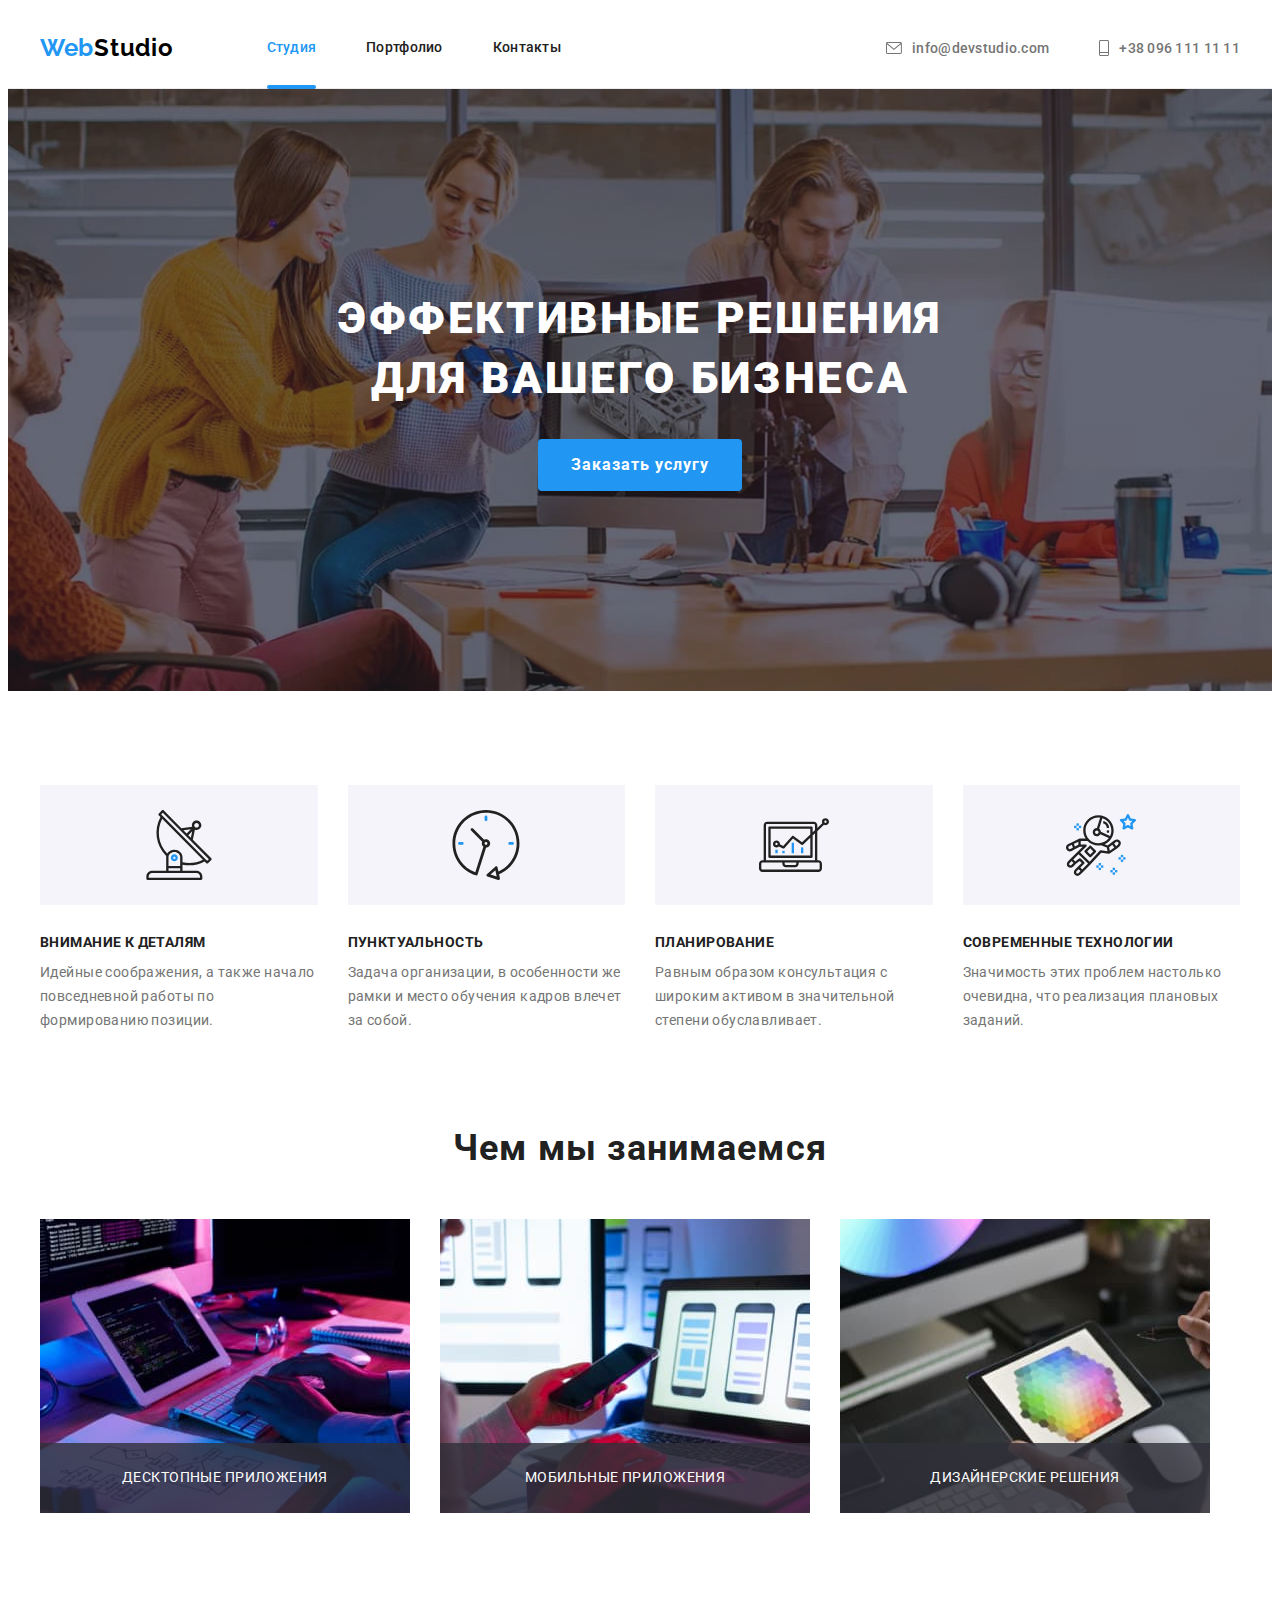
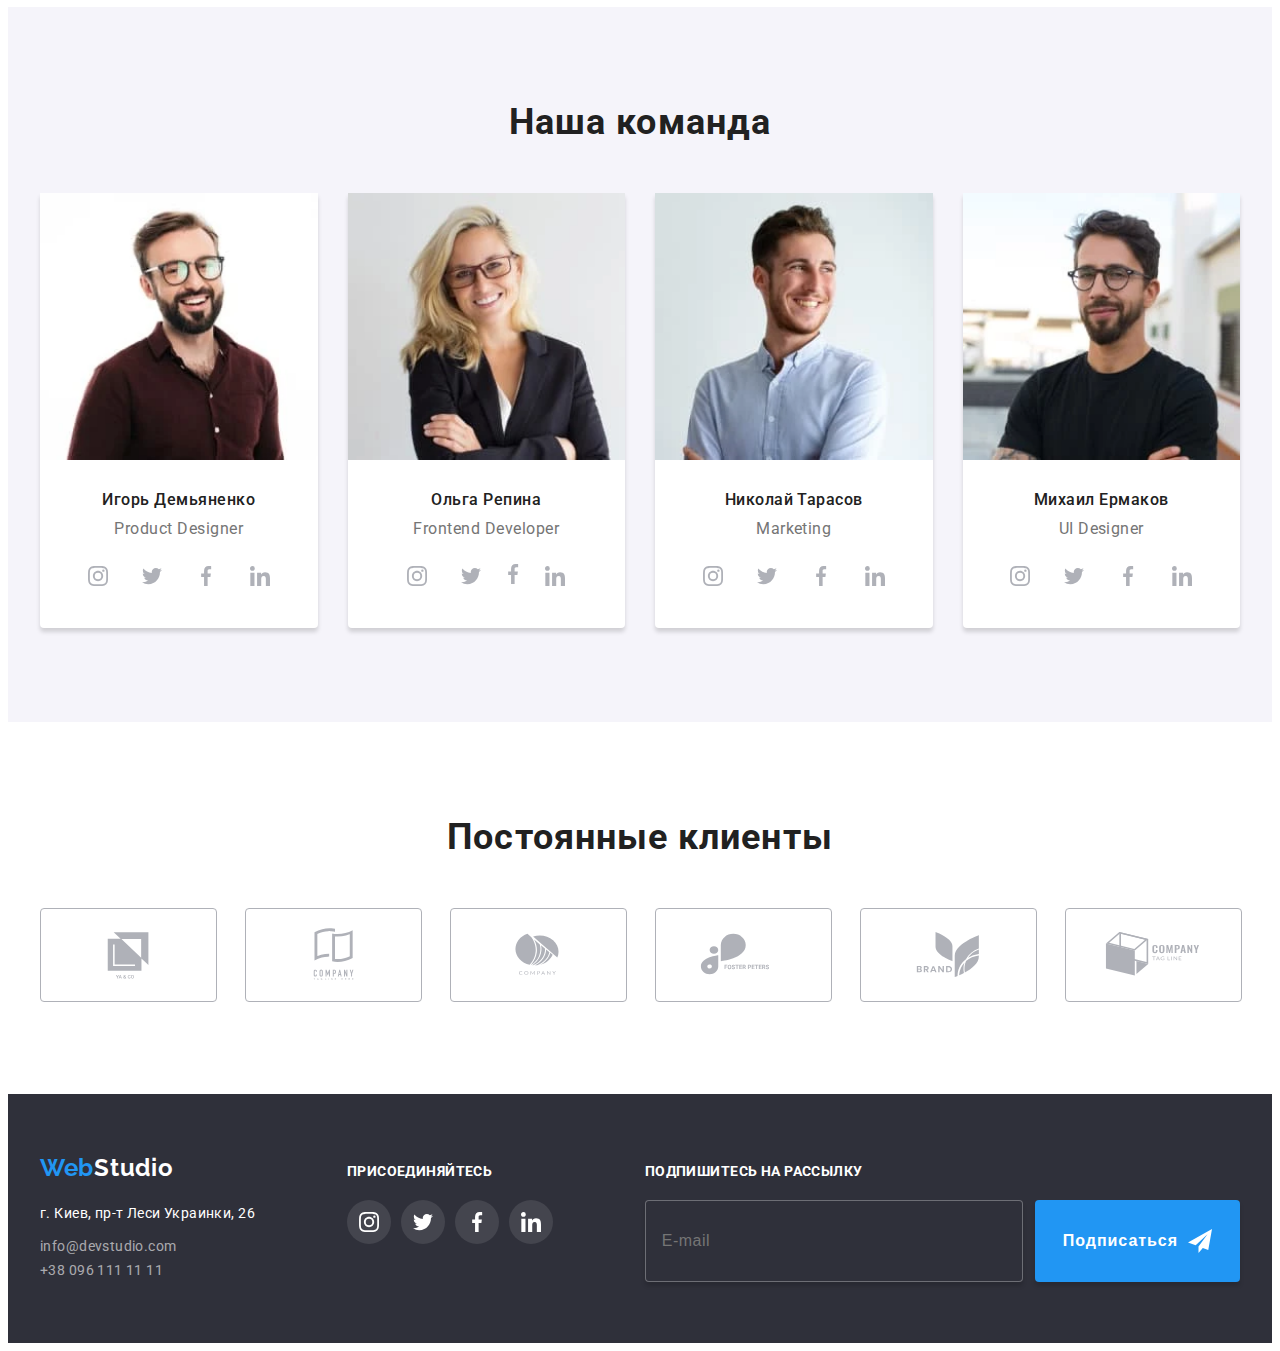
<file: index.html>
<!DOCTYPE html>
<html lang="en">
  <head>
    <meta charset="UTF-8" />
    <meta http-equiv="X-UA-Compatible" content="IE=edge" />
    <meta name="viewport" content="width=device-width, initial-scale=1.0" />
    <title>Студия</title>
    <link rel="preconnect" href="https://fonts.googleapis.com" />
    <link rel="preconnect" href="https://fonts.gstatic.com" crossorigin />
    <link
      href="https://fonts.googleapis.com/css2?family=Raleway:wght@700&family=Roboto:wght@400;500;700;900&display=swap"
      rel="stylesheet"
    />
    <link
      rel="stylesheet"
      href="https://cdnjs.cloudflare.com/ajax/libs/modern-normalize/1.1.0/modern-normalize.min.css"
      integrity="sha512-wpPYUAdjBVSE4KJnH1VR1HeZfpl1ub8YT/NKx4PuQ5NmX2tKuGu6U/JRp5y+Y8XG2tV+wKQpNHVUX03MfMFn9Q=="
      crossorigin="anonymous"
      referrerpolicy="no-referrer"
    />

    <!-- <link rel="stylesheet" href="./css/styles.css" /> -->
    <link rel="stylesheet" href="./css/main.min.css" />
  </head>
  <body>
    <header class="header">
      <div class="container header__container">
        <nav class="navigation">
          <a class="logo" href="./index.html" lang="en">
            Web<span class="logo__name">Studio</span></a
          >

          <ul class="navigation-list">
            <li class="navigation-list__item">
              <a class="navigation-list__link navigation-list__link--activ" href="./index.html"
                >Студия</a
              >
            </li>
            <li class="navigation-list__item">
              <a class="navigation-list__link" href="./portfolio.html">Портфолио</a>
            </li>
            <li class="navigation-list__item">
              <a class="navigation-list__link" href="./index.html">Контакты</a>
            </li>
          </ul>
        </nav>

        <!-- Mobile menu -->
        <button class="mobile__button js-open-menu" aria-expanded="false" aria-controls="mobile-menu">
          <svg class="mobile-icon" width="40" height="40" aria-label="Переключатель мобильного меню">
            <use href="./images/sprite.svg#icon-menu-mobile"></use>
          </svg>
        </button>
        <div class="backdrop-moby js-menu-container" id="mobile-menu">
          <div class="mobile-menu">
            <button class="mobile-btn js-close-menu">
              <svg class="mobile-close" viewbox="0 0 320 512" width="40" height="40" aria-label="Переключатель мобильного меню">
                <use href="./images/sprite.svg#icon-close-mobile"></use>
              </svg>
            </button>
            <ul class="mobile-menu__nav">
              <li class="mobile-menu__item">
                <a class="mobile-menu__link mobile-menu__link--activ" href="./index.html">Студия
                </a>
              </li>
              <li class="mobile-menu__item">
                <a class="mobile-menu__link" href="./portfolio.html">Портфолио</a>
              </li>
              <li class="mobile-menu__item">
                <a class="mobile-menu__link" href="">Контакты</a>
              </li>
            </ul>
            <ul class="mobile-menu__contacts">
              <li class="mobile-menu__item">
                <a class="mobile-menu__link tel-link" href="tel:+380961111111">+38 096 111 11 11</a>
              </li>
              <li class="mobile-menu__item">
                <a class="mobile-menu__link mail-link" href="mailto:info@devstudio.com"
                  >info@devstudio.com</a
                >
              </li>
            </ul>
            <ul class="mobile-socials">
              <li class="mobile-socials__item">
                <a class="mobile-socials__link" href="">Instagram</a>
              </li>
              <li class="mobile-socials__item">
                <a class="mobile-socials__link" href="">Twitter</a>
              </li>
              <li class="mobile-socials__item">
                <a class="mobile-socials__link" href="">Facebook</a>
              </li>
              <li class="mobile-socials__item">
                <a class="mobile-socials__link" href="">LinkedIn</a>
              </li>
            </ul>
          </div>
        </div>

        <ul class="contact">
          <li class="contact__item">
            <a class="contact__link" href="mailto:info@devstudio.com">
              <svg class="contact__mail" width="16" height="12">
                <use href="./images/sprite.svg#icon-mail"></use>
              </svg>
              info@devstudio.com</a
            >
          </li>
          <li class="contact__item">
            <a class="contact__link" href="tel:+380961111111">
              <svg class="contact__phone" width="10" height="16">
                <use href="./images/sprite.svg#icon-phone"></use>
              </svg>
              +38 096 111 11 11</a
            >
          </li>
        </ul>
      </div>
    </header>

    <main>
      <!--Герой-->
      <section class="hero">
        <h1 class="hero__title">Эффективные решения для вашего бизнеса</h1>
        <button class="hero__button" type="button" data-modal-open>Заказать услугу</button>
        <div class="backdrop is-hidden" data-modal>
          <div class="modal-wrapper">
            <button class="modal-btn" type="button" data-modal-close>
              <svg class="icon-close" viewbox="0 0 320 512" width="18" height="18">
                <use href="./images/sprite.svg#icon-close-black"></use>
              </svg>
            </button>

            <div class="contact-form">
              <b class="contact-form__title">Оставьте свои данные, мы вам перезвоним</b>

              <form class="modal-form js-speaker-form" name="form">
                <label for="name" class="modal-form__label">
                  <span class="modal-form__name">Имя</span>

                  <span class="modal-form-block">
                    <input class="modal-form-block__input" type="text" name="name" id="name" />
                    <svg class="modal-form-block__icons" width="18" height="18">
                      <use href="./images/sprite.svg#icon-person"></use>
                    </svg>
                  </span>
                </label>

                <label class="modal-form__label">
                  <span class="modal-form__name">Телефон</span>

                  <span class="modal-form-block">
                    <input class="modal-form-block__input" type="tel" name="tel" id="tel" />
                    <svg class="modal-form-block__icons" width="18" height="18">
                      <use href="./images/sprite.svg#icon-phone-form"></use>
                    </svg>
                  </span>
                </label>

                <label class="modal-form__label">
                  <span class="modal-form__name">Почта</span>
                  <span class="modal-form-block">
                    <input class="modal-form-block__input" type="email" name="email" id="email" />
                    <svg class="modal-form-block__icons" width="18" height="18">
                      <use href="./images/sprite.svg#icon-email-form"></use>
                    </svg>
                  </span>
                </label>

                <label class="modal-form__label">
                  <span class="modal-form__name">Комментарий</span>
                  <textarea
                    name="comment"
                    id="comment"
                    rows="9"
                    placeholder="Введите текст"
                  ></textarea>
                </label>

                <label class="modal-form-policy">
                  <input class="checkbox visually-hidden" type="checkbox" name="checkbox" />
                  <span class="modal-form-policy__mark">
                    <svg class="modal-form-policy__icons" width="18" height="18">
                      <use href="./images/sprite.svg#icon-check"></use>
                    </svg>
                  </span>
                  <span class="modal-form-policy__term"
                    >Соглашаюсь с рассылкой и принимаю
                    <span class="modal-form-policy__term-var">Условия договора</span></span
                  >
                </label>

                <div class="modal-form-send">
                  <button class="button-contract" type="submit">Отправить</button>
                </div>
              </form>
            </div>
          </div>
        </div>
      </section>

      <!--Особенности-->

      <section class="section">
        <div class="container feature">
          <h2 class="feature__title visually-hidden">Особенности</h2>
          <ul class="feature-list">
            <li class="feature-list__item icon-antena">
              <h3 class="feature-list__title">Внимание к деталям</h3>
              <p class="feature-list__text text">
                Идейные соображения, а также начало повседневной работы по формированию позиции.
              </p>
            </li>
            <li class="feature-list__item icon-clock">
              <h3 class="feature-list__title">Пунктуальность</h3>
              <p class="feature-list__text text">
                Задача организации, в особенности же рамки и место обучения кадров влечет за собой.
              </p>
            </li>

            <li class="feature-list__item icon-diagram">
              <h3 class="feature-list__title">Планирование</h3>
              <p class="feature-list__text text">
                Равным образом консультация с широким активом в значительной степени обуславливает.
              </p>
            </li>

            <li class="feature-list__item icon-astronaut">
              <h3 class="feature-list__title">Современные технологии</h3>
              <p class="feature-list__text text">
                Значимость этих проблем настолько очевидна, что реализация плановых заданий.
              </p>
            </li>
          </ul>
        </div>
      </section>

      <!--Сфера деятельности-->
      <section class="section no-padding">
        <div class="container activity">
          <h2 class="activity__title">Чем мы занимаемся</h2>
          <ul class="activity-list">
            <li class="activity-list__item">
              <img
                class="activity-list__img"
                src="images/box1.jpg"
                alt="Cхема"
                width="370"
                height="294"
              />
              <p class="activity-list__text text">Десктопные приложения</p>
            </li>
            <li class="activity-list__item">
              <img
                class="activity-list__img"
                src="images/box2.jpg"
                alt="Варианты макета на телефоне"
                width="370"
                height="294"
              />
              <p class="activity-list__text text">Мобильные приложения</p>
            </li>
            <li class="activity-list__item">
              <img
                class="activity-list__img"
                src="images/box3.jpg"
                alt="Цветовая палитра"
                width="370"
                height="294"
              />
              <p class="activity-list__text">Дизайнерские решения</p>
            </li>
          </ul>
        </div>
      </section>

      <!--Команда-->
      <section class="section command-group">
        <div class="container command">
          <h2 class="command__title">Наша команда</h2>
          <ul class="command-list">
            <li class="command-list__item">
              <img
                srcset="
                  ./images/igor-demyanenko-270.webp       270w,
                  ./images/igor-demyanenko-354.webp       354w,
                  ./images/igor-demyanenko-450.webp       450w,
                  ./images/igor-demyanenkoimg@2x-270.webp 540w,
                  ./images/igor-demyanenko@2x-354.webp    708w,
                  ./images/igor-demyanenko@2x-450.webp    900w
                "
                class="command-list__img"
                src="./images/igor-demyanenko-270.webp"
                lang="en"
                alt="Product Designer"
                sizes="(min-width: 1200px) 270px, (min-width: 768px) 354px, (max-width: 767px) 450px, 100vw"
              />
              <div class="our-command">
                <h3 class="our-command__title">Игорь Демьяненко</h3>
                <p class="our-command__text text" lang="en">Product Designer</p>
                <ul class="socials">
                  <li class="socials__items">
                    <a
                      class="socials__link"
                      href=""
                      target="_blank"
                      rel="noopener noreferrer"
                      aria-label="иконка Instagram"
                    >
                      <svg class="socials__icons" width="20" height="20">
                        <use href="./images/sprite.svg#icon-instagram"></use>
                      </svg>
                    </a>
                  </li>
                  <li class="socials__items">
                    <a
                      class="socials__link"
                      href=""
                      target="_blank"
                      rel="noopener noreferrer"
                      aria-label="иконка Twitter"
                    >
                      <svg class="socials__icons" width="20" height="20">
                        <use href="./images/sprite.svg#icon-twitter"></use>
                      </svg>
                    </a>
                  </li>
                  <li class="socials__items">
                    <a
                      class="socials__link"
                      href=""
                      target="_blank"
                      rel="noopener noreferrer"
                      aria-label="иконка Facebook"
                    >
                      <svg class="socials__icons" width="20" height="20">
                        <use href="./images/sprite.svg#icon-facebook"></use>
                      </svg>
                    </a>
                  </li>
                  <li class="socials__items">
                    <a
                      class="socials__link"
                      href=""
                      target="_blank"
                      rel="noopener noreferrer"
                      aria-label="иконка Linkedin"
                    >
                      <svg class="socials__icons" width="20" height="20">
                        <use href="./images/sprite.svg#icon-linkedin"></use>
                      </svg>
                    </a>
                  </li>
                </ul>
              </div>
            </li>
            <li class="command-list__item">
              <img
                srcset="
                  ./images/olga-repina-270.webp       270w,
                  ./images/olga-repina-354.webp       354w,
                  ./images/olga-repina-450.webp       450w,
                  ./images/olga-repinaimg@2x-270.webp 540w,
                  ./images/olga-repina@2x-354.webp    708w,
                  ./images/olga-repina@2x-450.webp    900w
                "
                class="command-list__img"
                src="images/olga-repina-270.webp"
                lang="en"
                alt="Frontend Developer"
                sizes="(min-width: 1200px) 270px, (min-width: 768px) 354px, (max-width: 767px) 450px, 100vw"
              />
              <div class="our-command">
                <h3 class="our-command__title">Ольга Репина</h3>
                <p class="our-command__text text" lang="en">Frontend Developer</p>
                <ul class="socials">
                  <li class="socials__items">
                    <a
                      class="socials__link"
                      href=""
                      target="_blank"
                      rel="noopener noreferrer"
                      aria-label="иконка Instagram"
                    >
                      <svg class="socials__icons" width="20" height="20">
                        <use href="./images/sprite.svg#icon-instagram"></use>
                      </svg>
                    </a>
                  </li>
                  <li class="socials__items">
                    <a
                      class="socials__link"
                      href=""
                      target="_blank"
                      rel="noopener noreferrer"
                      aria-label="иконка Twitter"
                    >
                      <svg class="socials__icons" width="20" height="20">
                        <use href="./images/sprite.svg#icon-twitter"></use>
                      </svg>
                    </a>
                  </li>
                  <li class="socials__items">
                    <a
                      class="ssocials__link"
                      href=""
                      target="_blank"
                      rel="noopener noreferrer"
                      aria-label="иконка Facebook"
                    >
                      <svg class="socials__icons" width="20" height="20">
                        <use href="./images/sprite.svg#icon-facebook"></use>
                      </svg>
                    </a>
                  </li>
                  <li class="socials__items">
                    <a
                      class="socials__link"
                      href=""
                      target="_blank"
                      rel="noopener noreferrer"
                      aria-label="иконка Linkedin"
                    >
                      <svg class="socials__icons" width="20" height="20">
                        <use href="./images/sprite.svg#icon-linkedin"></use>
                      </svg>
                    </a>
                  </li>
                </ul>
              </div>
            </li>
            <li class="command-list__item">
              <img
                srcset="
                  ./images/nikolai-tarasov-270.webp    270w,
                  ./images/nikolai-tarasov-354.webp    354w,
                  ./images/nikolai-tarasov-450.webp    450w,
                  ./images/nikolai-tarasov@2x-270.webp 540w,
                  ./images/nikolai-tarasov@2x-354.webp 708w,
                  ./images/nikolai-tarasov@2x-450.webp 900w
                "
                class="command-list__img"
                src="./images/nikolai-tarasov-270.webp"
                lang="en"
                alt="Marketing"
                sizes="(min-width: 1200px) 270px, (min-width: 768px) 354px, (max-width: 767px) 450px, 100vw"
              />
              <div class="our-command">
                <h3 class="our-command__title">Николай Тарасов</h3>
                <p class="our-command__text text" lang="en">Marketing</p>
                <ul class="socials">
                  <li class="socials__items">
                    <a
                      class="socials__link"
                      href=""
                      target="_blank"
                      rel="noopener noreferrer"
                      aria-label="иконка Instagram"
                    >
                      <svg class="socials__icons" width="20" height="20">
                        <use href="./images/sprite.svg#icon-instagram"></use>
                      </svg>
                    </a>
                  </li>
                  <li class="socials__items">
                    <a
                      class="socials__link"
                      href=""
                      target="_blank"
                      rel="noopener noreferrer"
                      aria-label="иконка Twitter"
                    >
                      <svg class="socials__icons" width="20" height="20">
                        <use href="./images/sprite.svg#icon-twitter"></use>
                      </svg>
                    </a>
                  </li>
                  <li class="socials__items">
                    <a
                      class="socials__link"
                      href=""
                      target="_blank"
                      rel="noopener noreferrer"
                      aria-label="иконка Facebook"
                    >
                      <svg class="socials__icons" width="20" height="20">
                        <use href="./images/sprite.svg#icon-facebook"></use>
                      </svg>
                    </a>
                  </li>
                  <li class="socials__items">
                    <a
                      class="socials__link"
                      href=""
                      target="_blank"
                      rel="noopener noreferrer"
                      aria-label="иконка Linkedin"
                    >
                      <svg class="socials__icons" width="20" height="20">
                        <use href="./images/sprite.svg#icon-linkedin"></use>
                      </svg>
                    </a>
                  </li>
                </ul>
              </div>
            </li>
            <li class="command-list__item">
              <img
                srcset="
                  ./images/mikhail-ermakov-270.webp       270w,
                  ./images/mikhail-ermakov-354.webp       354w,
                  ./images/mikhail-ermakov-450.webp       450w,
                  ./images/mikhail-ermakovimg@2x-270.webp 540w,
                  ./images/mikhail-ermakovimg@2x-354.webp 708w,
                  ./images/mikhail-ermakov@2x-450.webp    900w
                "
                class="command-list__img"
                src="./images/mikhail-ermakov-270.webp"
                alt="UI Designer"
                sizes="(min-width: 1200px) 270px, (min-width: 768px) 354px, (max-width: 767px) 450px, 100vw"
              />
              <div class="our-command">
                <h3 class="our-command__title">Михаил Ермаков</h3>
                <p class="our-command__text text" lang="en">UI Designer</p>
                <ul class="socials">
                  <li class="socials__items">
                    <a
                      class="socials__link"
                      href=""
                      target="_blank"
                      rel="noopener noreferrer"
                      aria-label="иконка Instagram"
                    >
                      <svg class="socials__icons" width="20" height="20">
                        <use href="./images/sprite.svg#icon-instagram"></use>
                      </svg>
                    </a>
                  </li>
                  <li class="socials__items">
                    <a
                      class="socials__link"
                      href=""
                      target="_blank"
                      rel="noopener noreferrer"
                      aria-label="иконка Twitter"
                    >
                      <svg class="socials__icons" width="20" height="20">
                        <use href="./images/sprite.svg#icon-twitter"></use>
                      </svg>
                    </a>
                  </li>
                  <li class="socials__items">
                    <a
                      class="socials__link"
                      href=""
                      target="_blank"
                      rel="noopener noreferrer"
                      aria-label="иконка Facebook"
                    >
                      <svg class="socials__icons" width="20" height="20">
                        <use href="./images/sprite.svg#icon-facebook"></use>
                      </svg>
                    </a>
                  </li>
                  <li class="socials__items">
                    <a
                      class="socials__link"
                      href=""
                      target="_blank"
                      rel="noopener noreferrer"
                      aria-label="иконка Linkedin"
                    >
                      <svg class="socials__icons" width="20" height="20">
                        <use href="./images/sprite.svg#icon-linkedin"></use>
                      </svg>
                    </a>
                  </li>
                </ul>
              </div>
            </li>
          </ul>
        </div>
      </section>

      <!-- Clients -->
      <section class="section clients">
        <div class="container">
          <h2 class="clients-title">Постоянные клиенты</h2>
          <ul class="clients-list">
            <li class="client-item">
              <a
                class="clients-link"
                href=""
                target="_blank"
                rel="noopener noreferrer"
                aria-label="Client1"
              >
                <svg class="client-icons" width="106" height="60">
                  <use href="./images/sprite.svg#icon-Logo"></use>
                </svg>
              </a>
            </li>
            <li class="client-item">
              <a
                class="clients-link"
                href=""
                target="_blank"
                rel="noopener noreferrer"
                aria-label="Client2"
              >
                <svg class="client-icons" width="106" height="60">
                  <use href="./images/sprite.svg#icon-Logo1"></use>
                </svg>
              </a>
            </li>
            <li class="client-item">
              <a
                class="clients-link"
                href=""
                target="_blank"
                rel="noopener noreferrer"
                aria-label="Client3"
              >
                <svg class="client-icons" width="106" height="60">
                  <use href="./images/sprite.svg#icon-Logo2"></use>
                </svg>
              </a>
            </li>
            <li class="client-item">
              <a
                class="clients-link"
                href=""
                target="_blank"
                rel="noopener noreferrer"
                aria-label="Client4"
              >
                <svg class="client-icons" width="106" height="60">
                  <use href="./images/sprite.svg#icon-Logo3"></use>
                </svg>
              </a>
            </li>
            <li class="client-item">
              <a
                class="clients-link"
                href=""
                target="_blank"
                rel="noopener noreferrer"
                aria-label="Client5"
              >
                <svg class="client-icons" width="106" height="60">
                  <use href="./images/sprite.svg#icon-Logo4"></use>
                </svg>
              </a>
            </li>
            <li class="client-item">
              <a
                class="clients-link"
                href=""
                target="_blank"
                rel="noopener noreferrer"
                aria-label="Client6"
              >
                <svg class="client-icons" width="106" height="60">
                  <use href="./images/sprite.svg#icon-Logo5"></use>
                </svg>
              </a>
            </li>
          </ul>
        </div>
      </section>
    </main>

    <!--Подвал-->
    <footer class="footer">
      <div class="container footer__container">
        <div class="footer-contact">
          <a class="logo logo-footer" href="./index.html">
            Web<span class="logo-footer__name">Studio</span>
          </a>
          <address class="address">г. Киев, пр-т Леси Украинки, 26</address>
          <ul class="footer-list">
            <li class="footer-list__item">
              <a href="mailto:info@devstudio.com" class="footer-list_link">info@devstudio.com</a>
            </li>
            <li class="footer-list__item">
              <a href="tel:+380961111111" class="footer-list_link">+38 096 111 11 11</a>
            </li>
          </ul>
        </div>

        <!-- Присоединяйтесь -->

        <div class="join">
          <h2 class="join-title">присоединяйтесь</h2>
          <ul class="join-list">
            <li class="join-item">
              <a
                class="join-link"
                href=""
                target="_blank"
                rel="noopener noreferrer"
                aria-label="иконка Instagram"
              >
                <svg class="join-icons" width="20" height="20">
                  <use href="./images/sprite.svg#icon-instagram"></use>
                </svg>
              </a>
            </li>
            <li class="join-item">
              <a
                class="join-link"
                href=""
                target="_blank"
                rel="noopener noreferrer"
                aria-label="иконка Twitter"
              >
                <svg class="join-icons" width="20" height="20">
                  <use href="./images/sprite.svg#icon-twitter"></use>
                </svg>
              </a>
            </li>
            <li class="join-item">
              <a
                class="join-link"
                href=""
                target="_blank"
                rel="noopener noreferrer"
                aria-label="иконка Facebook"
              >
                <svg class="join-icons" width="20" height="20">
                  <use href="./images/sprite.svg#icon-facebook"></use>
                </svg>
              </a>
            </li>
            <li class="join-item">
              <a
                class="join-link"
                href=""
                target="_blank"
                rel="noopener noreferrer"
                aria-label="иконка Linkedin"
              >
                <svg class="join-icons" width="20" height="20">
                  <use href="./images/sprite.svg#icon-linkedin"></use>
                </svg>
              </a>
            </li>
          </ul>
        </div>

        <!-- Подпишитесь на рассылку -->
        <div class="mail-blank">
          <b class="mail-blank__title">Подпишитесь на рассылку</b>
          <form class="mail-form" name="mail-form">
            <label for="mail-form">
              <input
                class="mail-form__name"
                type="text"
                name="mail-name"
                id="sub-form"
                placeholder="E-mail"
              />
            </label>
            <button class="mail-button" type="submit">
              <span class="mail-button__telegram"
                >Подписаться
                <svg class="mail-button__icon" width="24" height="24">
                  <use href="./images/sprite.svg#icon-telegram"></use>
                </svg>
              </span>
            </button>
          </form>
        </div>
      </div>
    </footer>

    <script src="./js/modal.js"></script>
    

    <script>
      (() => {
        document.querySelector('.js-speaker-form').addEventListener('submit', e => {
          e.preventDefault();

          new FormData(e.currentTarget).forEach((value, name) => console.log(`${name}: ${value}`));

          e.currentTarget.reset();
        });
      })();
    </script>

    <script src="./js/mobile-menu.js"></script>

  </body>
</html>
</file>
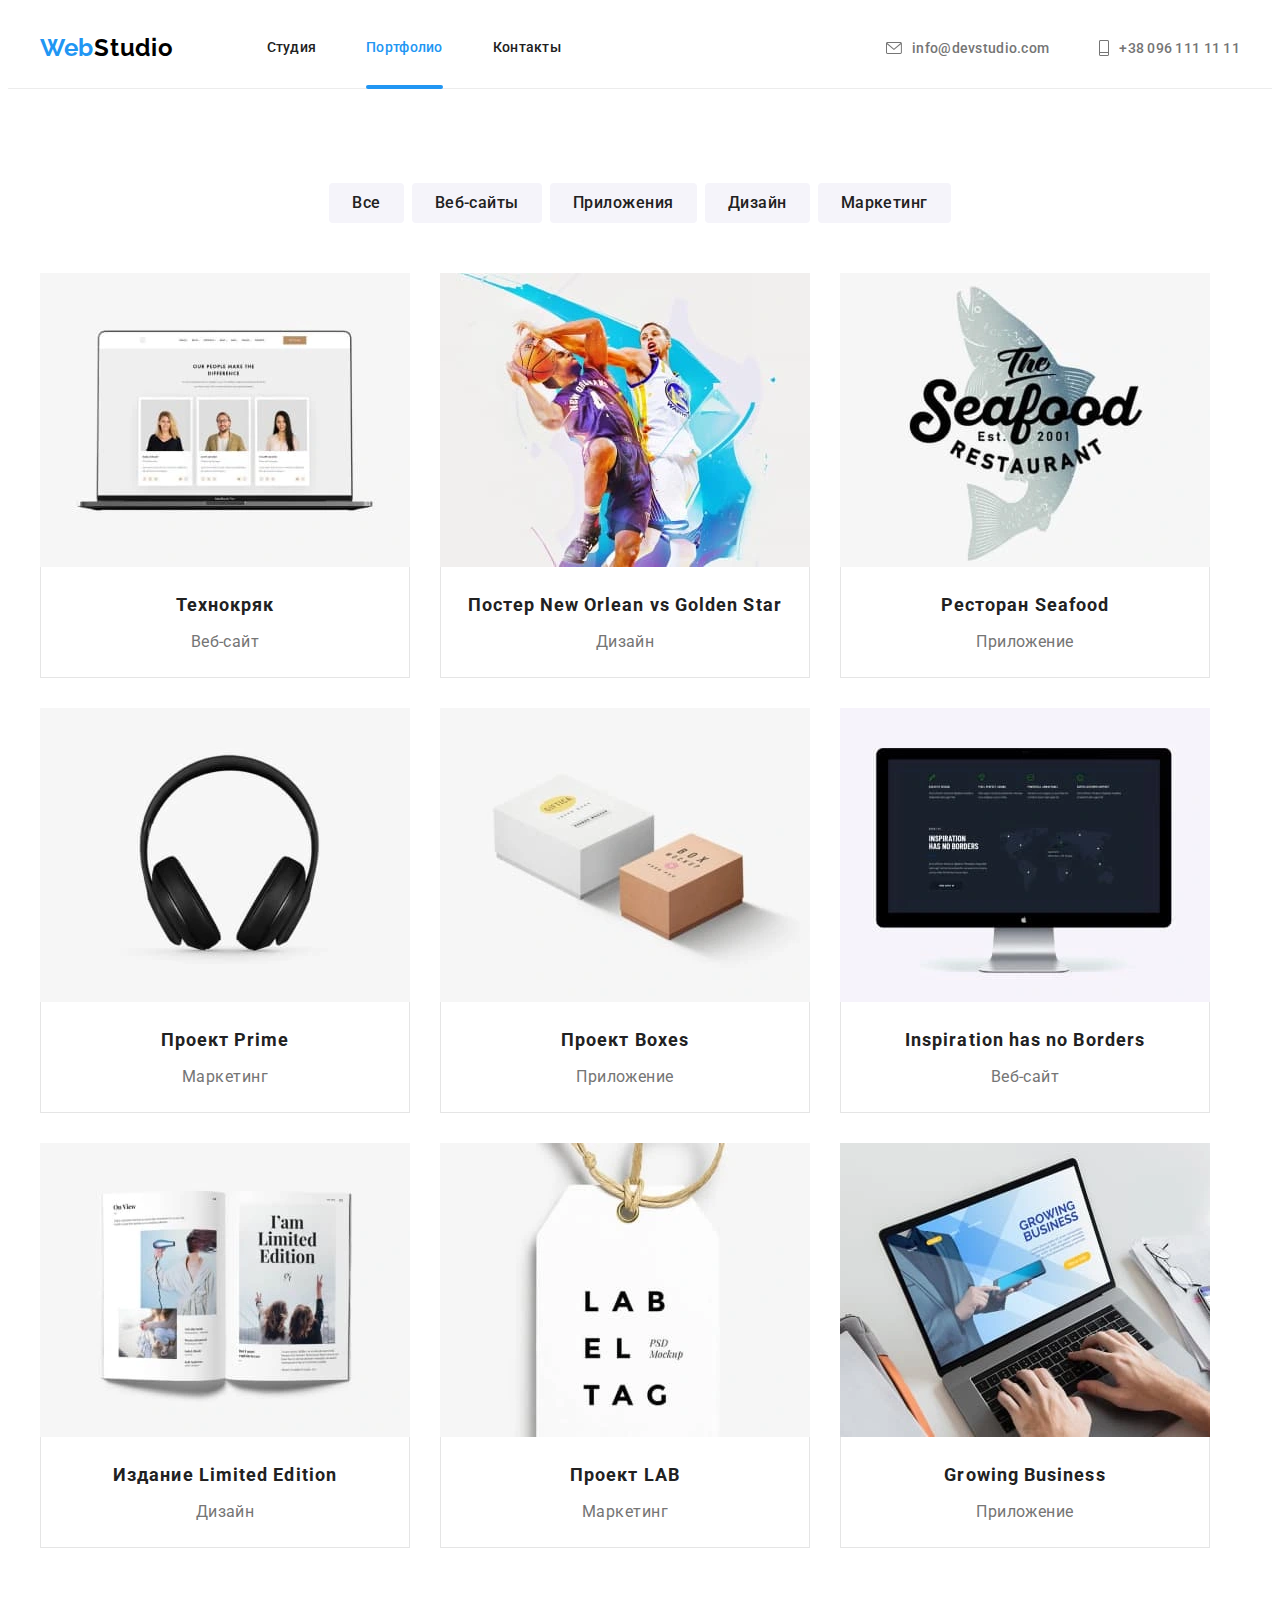
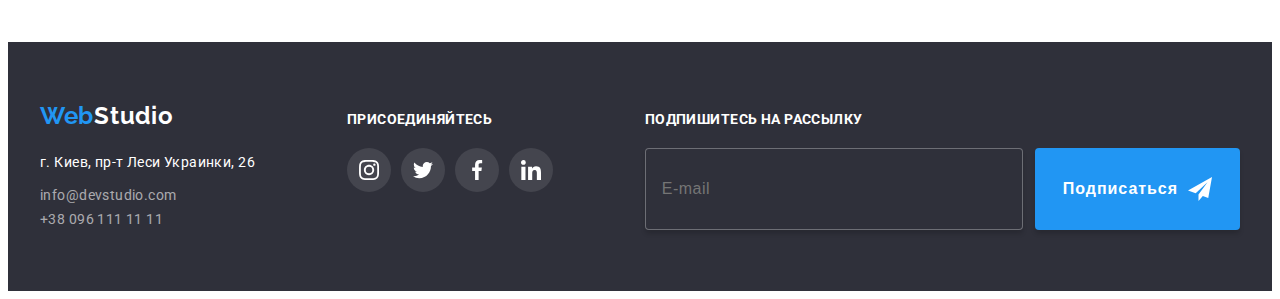
<file: portfolio.html>
<!DOCTYPE html>
<html lang="en">
  <head>
    <meta charset="UTF-8" />
    <meta http-equiv="X-UA-Compatible" content="IE=edge" />
    <meta name="viewport" content="width=device-width, initial-scale=1.0" />
    <title>Портфолио</title>
    <link rel="preconnect" href="https://fonts.googleapis.com" />
    <link rel="preconnect" href="https://fonts.gstatic.com" crossorigin />
    <link
      href="https://fonts.googleapis.com/css2?family=Raleway:wght@700&family=Roboto:wght@400;500;700;900&display=swap"
      rel="stylesheet"
    />
    <link
      rel="stylesheet"
      href="https://cdnjs.cloudflare.com/ajax/libs/modern-normalize/1.1.0/modern-normalize.min.css"
      integrity="sha512-wpPYUAdjBVSE4KJnH1VR1HeZfpl1ub8YT/NKx4PuQ5NmX2tKuGu6U/JRp5y+Y8XG2tV+wKQpNHVUX03MfMFn9Q=="
      crossorigin="anonymous"
      referrerpolicy="no-referrer"
    />
    <link rel="stylesheet" href="./css/main.min.css" />
  </head>
  <body>
    <header class="header">
      <div class="container header__container">
        <nav class="navigation">
          <a class="logo" href="./index.html" lang="en">
            Web<span class="logo__name">Studio</span></a
          >

          <ul class="navigation-list">
            <li class="navigation-list__item">
              <a class="navigation-list__link" href="./index.html"
                >Студия</a
              >
            </li>
            <li class="navigation-list__item">
              <a class="navigation-list__link navigation-list__link--activ" href="./portfolio.html">Портфолио</a>
            </li>
            <li class="navigation-list__item">
              <a class="navigation-list__link" href="./index.html">Контакты</a>
            </li>
          </ul>
        </nav>

        <!-- Mobile menu -->
        <button class="mobile__button js-open-menu" aria-expanded="false" aria-controls="mobile-menu">
          <svg class="mobile-icon" width="40" height="40" aria-label="Переключатель мобильного меню">
            <use href="./images/sprite.svg#icon-menu-mobile"></use>
          </svg>
        </button>
        <div class="backdrop-moby js-menu-container" id="mobile-menu">
          <div class="mobile-menu">
            <button class="mobile-btn js-close-menu">
              <svg class="mobile-close" viewbox="0 0 320 512" width="40" height="40" aria-label="Переключатель мобильного меню">
                <use href="./images/sprite.svg#icon-close-mobile"></use>
              </svg>
            </button>
            <ul class="mobile-menu__nav">
              <li class="mobile-menu__item">
                <a class="mobile-menu__link mobile-menu__link--activ" href="./index.html">Студия
                </a>
              </li>
              <li class="mobile-menu__item">
                <a class="mobile-menu__link" href="./portfolio.html">Портфолио</a>
              </li>
              <li class="mobile-menu__item">
                <a class="mobile-menu__link" href="">Контакты</a>
              </li>
            </ul>
            <ul class="mobile-menu__contacts">
              <li class="mobile-menu__item">
                <a class="mobile-menu__link tel-link" href="tel:+380961111111">+38 096 111 11 11</a>
              </li>
              <li class="mobile-menu__item">
                <a class="mobile-menu__link mail-link" href="mailto:info@devstudio.com"
                  >info@devstudio.com</a
                >
              </li>
            </ul>
            <ul class="mobile-socials">
              <li class="mobile-socials__item">
                <a class="mobile-socials__link" href="">Instagram</a>
              </li>
              <li class="mobile-socials__item">
                <a class="mobile-socials__link" href="">Twitter</a>
              </li>
              <li class="mobile-socials__item">
                <a class="mobile-socials__link" href="">Facebook</a>
              </li>
              <li class="mobile-socials__item">
                <a class="mobile-socials__link" href="">LinkedIn</a>
              </li>
            </ul>
          </div>
        </div>

        <ul class="contact">
          <li class="contact__item">
            <a class="contact__link" href="mailto:info@devstudio.com">
              <svg class="contact__mail" width="16" height="12">
                <use href="./images/sprite.svg#icon-mail"></use>
              </svg>
              info@devstudio.com</a
            >
          </li>
          <li class="contact__item">
            <a class="contact__link" href="tel:+380961111111">
              <svg class="contact__phone" width="10" height="16">
                <use href="./images/sprite.svg#icon-phone"></use>
              </svg>
              +38 096 111 11 11</a
            >
          </li>
        </ul>
      </div>
    </header>

    <main сlass="main-container" >
      <section class="filtr">
        <div class="container filtr-container">
          <ul class="filtr-btn">
            <li class="filtr-btn_item">
              <button class="filtr-btn__button" type="button">Все</button>
            </li>
            <li class="filtr-btn_item">
              <button class="filtr-btn__button" type="button">Веб-сайты</button>
            </li>
            <li class="filtr-btn_item">
              <button class="filtr-btn__button" type="button">Приложения</button>
            </li>
            <li class="filtr-btn_item">
              <button class="filtr-btn__button" type="button">Дизайн</button>
            </li>
            <li class="filtr-btn_item">
              <button class="filtr-btn__button" type="button">Маркетинг</button>
            </li>
          </ul>

          <ul class="filtr-list">
            <li class="filtr-list__item">
              <a href="" class="filtr-list__link">
                <div class="card-filtr">
                  <img
                    srcset="
                      ./images/images-portfolio/Note-354.webp 354w,
                      ./images/images-portfolio/Note-370.webp 370w,
                      ./images/images-portfolio/Note-450.webp 450w,
                      ./images/images-portfolio/Note@2x-354.webp 708w,
                      ./images/images-portfolio/Note@2x-370.webp 740w,
                      ./images/images-portfolio/Note@2x-450.webp 900w
                    "
                    class="card-filtr__img"
                    src="./images/images-portfolio/Note-354.webp"
                    alt="Страница"
                    sizes="(min-width: 1200px) 370px, (min-width: 768px) 354px, (max-width: 767px) 450px, 100vw"
                  />
                  <div class="overlay">
                    <p class="overlay__text">
                      Ресурс предлагает комплексные предложения с разным уровнем функционала и
                      сервисов. Все это позволит посетителю получить исчерпывающие сведения о
                      компании или частном лице.
                    </p>
                  </div>
                </div>
                <div class="portfolio">
                  <h2 class="portfolio__title">Технокряк</h2>
                  <p class="portfolio__text">Веб-сайт</p>
                </div>
              </a>
            </li>
            <li class="filtr-list__item">
              <a href="" class="filtr-list__link">
                <div class="card-filtr">
                  <img
                  srcset="
                      ./images/images-portfolio/Poster-354.webp 354w,
                      ./images/images-portfolio/Poster-370.webp 370w,
                      ./images/images-portfolio/Poster-450.webp 450w,
                      ./images/images-portfolio/Poster@2x-354.webp 708w,
                      ./images/images-portfolio/Poster@2x-370.webp 740w,
                      ./images/images-portfolio/Poster@2x-450.webp 900w
                    "
                    class="card-filtr_img"
                    src="./images/images-portfolio/Poster-354.webp"
                    alt="Постер"
                    sizes="(min-width: 1200px) 370px, (min-width: 768px) 354px, (max-width: 767px) 450px, 100vw"
                  />
                  <div class="overlay">
                    <p class="overlay__text">
                      Ресурс предлагает комплексные предложения с разным уровнем функционала и
                      сервисов. Все это позволит посетителю получить исчерпывающие сведения о
                      компании или частном лице.
                    </p>
                  </div>
                </div>
                <div class="portfolio">
                  <h2 class="portfolio__title">Постер New Orlean vs Golden Star</h2>
                  <p class="portfolio__text">Дизайн</p>
                </div>
              </a>
            </li>
            <li class="filtr-list__item">
              <a href="" class="filtr-list__link">
                <div class="card-filtr">
                  <img
                  srcset="
                      ./images/images-portfolio/Pestoran-354.webp 354w,
                      ./images/images-portfolio/Pestoran-370.webp 370w,
                      ./images/images-portfolio/Pestoran-450.webp 450w,
                      ./images/images-portfolio/Pestoran@2x-354.webp 708w,
                      ./images/images-portfolio/Pestoran@2x-370.webp 740w,
                      ./images/images-portfolio/Pestoran@2x-450.webp 900w
                    "
                    class="card-filtr_img"
                    src="./images/images-portfolio/Pestoran-354.webp"
                    alt="Эмблема ресторана"
                    sizes="(min-width: 1200px) 370px, (min-width: 768px) 354px, (max-width: 767px) 450px, 100vw"
                  />
                  <div class="overlay">
                    <p class="overlay__text">
                      Ресурс предлагает комплексные предложения с разным уровнем функционала и
                      сервисов. Все это позволит посетителю получить исчерпывающие сведения о
                      компании или частном лице.
                    </p>
                  </div>
                </div>
                <div class="portfolio">
                  <h2 class="portfolio__title">Ресторан Seafood</h2>
                  <p class="portfolio__text">Приложение</p>
                </div>
              </a>
            </li>
            <li class="filtr-list__item">
              <a href="" class="filtr-list__link">
                <div class="card-filtr">
                  <img
                  srcset="
                      ./images/images-portfolio/Prime-354.webp 354w,
                      ./images/images-portfolio/Prime-370.webp 370w,
                      ./images/images-portfolio/Prime-450.webp 450w,
                      ./images/images-portfolio/Prime@2x-354.webp 708w,
                      ./images/images-portfolio/Prime@2x-370.webp 740w,
                      ./images/images-portfolio/Prime@2x-450.webp 900w
                    "
                    class="card-filtr_img"
                    src="./images/images-portfolio/Prime-354.webp"
                    alt="Наушники"
                    sizes="(min-width: 1200px) 370px, (min-width: 768px) 354px, (max-width: 767px) 450px, 100vw"
                  />
                  <div class="overlay">
                    <p class="overlay__text">
                      Ресурс предлагает комплексные предложения с разным уровнем функционала и
                      сервисов. Все это позволит посетителю получить исчерпывающие сведения о
                      компании или частном лице.
                    </p>
                  </div>
                </div>
                <div class="portfolio">
                  <h2 class="portfolio__title">Проект Prime</h2>
                  <p class="portfolio__text">Маркетинг</p>
                </div>
              </a>
            </li>
            <li class="filtr-list__item">
              <a href="" class="filtr-list__link">
                <div class="card-filtr">
                  <img
                  srcset="
                      ./images/images-portfolio/Box-354.webp 354w,
                      ./images/images-portfolio/Box-370.webp 370w,
                      ./images/images-portfolio/Box-450.webp 450w,
                      ./images/images-portfolio/Box@2x-354.webp 708w,
                      ./images/images-portfolio/Box@2x-370.webp 740w,
                      ./images/images-portfolio/Box@2x-450.webp 900w
                    "
                    class="card-filtr_img"
                    src="./images/images-portfolio/Box-354.webp"
                    alt="Коробки"
                    sizes="(min-width: 1200px) 370px, (min-width: 768px) 354px, (max-width: 767px) 450px, 100vw"
                  />
                  <div class="overlay">
                    <p class="overlay__text">
                      Ресурс предлагает комплексные предложения с разным уровнем функционала и
                      сервисов. Все это позволит посетителю получить исчерпывающие сведения о
                      компании или частном лице.
                    </p>
                  </div>
                </div>
                <div class="portfolio">
                  <h2 class="portfolio__title">Проект Boxes</h2>
                  <p class="portfolio__text">Приложение</p>
                </div>
              </a>
            </li>
            <li class="filtr-list__item">
              <a href="" class="filtr-list__link">
                <div class="card-filtr">
                  <img
                  srcset="
                      ./images/images-portfolio/Desktop-354.webp 354w,
                      ./images/images-portfolio/Desktop-370.webp 370w,
                      ./images/images-portfolio/Desktop-450.webp 450w,
                      ./images/images-portfolio/Desktop@2x-354.webp 708w,
                      ./images/images-portfolio/Desktop@2x-370.webp 740w,
                      ./images/images-portfolio/Desktop@2x-450.webp 900w
                    "
                    class="card-filtr_img"
                    src="./images/images-portfolio/Desktop-354.webp"
                    alt="Веб-сайт"
                    sizes="(min-width: 1200px) 370px, (min-width: 768px) 354px, (max-width: 767px) 450px, 100vw"
                  />
                  <div class="overlay">
                    <p class="overlay__text">
                      Ресурс предлагает комплексные предложения с разным уровнем функционала и
                      сервисов. Все это позволит посетителю получить исчерпывающие сведения о
                      компании или частном лице.
                    </p>
                  </div>
                </div>
                <div class="portfolio">
                  <h2 class="portfolio__title">Inspiration has no Borders</h2>
                  <p class="portfolio__text">Веб-сайт</p>
                </div>
              </a>
            </li>
            <li class="filtr-list__item">
              <a href="" class="filtr-list__link">
                <div class="card-filtr">
                  <img
                  srcset="
                      ./images/images-portfolio/Book-354.webp 354w,
                      ./images/images-portfolio/Book-370.webp 370w,
                      ./images/images-portfolio/Book-450.webp 450w,
                      ./images/images-portfolio/Book@2x-354.webp 708w,
                      ./images/images-portfolio/Book@2x-370.webp 740w,
                      ./images/images-portfolio/Book@2x-450.webp 900w
                    "
                    class="card-filtr_img"
                    src="./images/images-portfolio/Book-354.webp"
                    alt="Книга"
                    sizes="(min-width: 1200px) 370px, (min-width: 768px) 354px, (max-width: 767px) 450px, 100vw"
                  />
                  <div class="overlay">
                    <p class="overlay__text">
                      Ресурс предлагает комплексные предложения с разным уровнем функционала и
                      сервисов. Все это позволит посетителю получить исчерпывающие сведения о
                      компании или частном лице.
                    </p>
                  </div>
                </div>
                <div class="portfolio">
                  <h2 class="portfolio__title">Издание Limited Edition</h2>
                  <p class="portfolio__text">Дизайн</p>
                </div>
              </a>
            </li>
            <li class="filtr-list__item">
              <a href="" class="filtr-list__link">
                <div class="card-filtr">
                  <img
                  srcset="
                      ./images/images-portfolio/Lab-354.webp 354w,
                      ./images/images-portfolio/Lab-370.webp 370w,
                      ./images/images-portfolio/Lab-450.webp 450w,
                      ./images/images-portfolio/Lab@2x-354.webp 708w,
                      ./images/images-portfolio/Lab@2x-370.webp 740w,
                      ./images/images-portfolio/Lab@2x-450.webp 900w
                    "
                    class="card-filtr_img"
                    src="./images/images-portfolio/Lab-354.webp"
                    alt="Проект"
                    sizes="(min-width: 1200px) 370px, (min-width: 768px) 354px, (max-width: 767px) 450px, 100vw"
                  />
                  <div class="overlay">
                    <p class="overlay__text">
                      Ресурс предлагает комплексные предложения с разным уровнем функционала и
                      сервисов. Все это позволит посетителю получить исчерпывающие сведения о
                      компании или частном лице.
                    </p>
                  </div>
                </div>
                <div class="portfolio">
                  <h2 class="portfolio__title">Проект LAB</h2>
                  <p class="portfolio__text">Маркетинг</p>
                </div>
              </a>
            </li>
            <li class="filtr-list__item">
              <a href="" class="filtr-list__link">
                <div class="card-filtr">
                  <img
                  srcset="
                      ./images/images-portfolio/Business-354.webp 354w,
                      ./images/images-portfolio/Business-370.webp 370w,
                      ./images/images-portfolio/Business-450.webp 450w,
                      ./images/images-portfolio/Business@2x-354.webp 708w,
                      ./images/images-portfolio/Business@2x-370.webp 740w,
                      ./images/images-portfolio/Business@2x-450.webp 900w
                    "
                    class="card-filtr_img"
                    src="./images/images-portfolio/Business-354.webp"
                    alt="Веб-страница"
                    sizes="(min-width: 1200px) 370px, (min-width: 768px) 354px, (max-width: 767px) 450px, 100vw"
                  />
                  <div class="overlay">
                    <p class="overlay__text">
                      Ресурс предлагает комплексные предложения с разным уровнем функционала и
                      сервисов. Все это позволит посетителю получить исчерпывающие сведения о
                      компании или частном лице.
                    </p>
                  </div>
                </div>
                <div class="portfolio">
                  <h2 class="portfolio__title">Growing Business</h2>
                  <p class="portfolio__text">Приложение</p>
                </div>
              </a>
            </li>
          </ul>
        </div>
      </section>
    </main>

    <!-- Подвал -->
    <footer class="footer">
      <div class="container footer__container">
        <div class="footer-contact">
          <a class="logo logo-footer" href="./index.html"> Web<span class="logo-footer__name">Studio</span> </a>
          <address class="address">г. Киев, пр-т Леси Украинки, 26</address>
          <ul class="footer-list">
            <li class="footer-list__item">
              <a href="mailto:info@devstudio.com" class="footer-list_link">info@devstudio.com</a>
            </li>
            <li class="footer-list__item">
              <a href="tel:+380961111111" class="footer-list_link">+38 096 111 11 11</a>
            </li>
          </ul>
        </div>

        <!-- Присоединяйтесь -->

        <div class="join">
          <h2 class="join-title">присоединяйтесь</h2>
          <ul class="join-list">
            <li class="join-item">
              <a
                class="join-link"
                href=""
                target="_blank"
                rel="noopener noreferrer"
                aria-label="иконка Instagram"
              >
                <svg class="join-icons" width="20" height="20">
                  <use href="./images/sprite.svg#icon-instagram"></use>
                </svg>
              </a>
            </li>
            <li class="join-item">
              <a
                class="join-link"
                href=""
                target="_blank"
                rel="noopener noreferrer"
                aria-label="иконка Twitter"
              >
                <svg class="join-icons" width="20" height="20">
                  <use href="./images/sprite.svg#icon-twitter"></use>
                </svg>
              </a>
            </li>
            <li class="join-item">
              <a
                class="join-link"
                href=""
                target="_blank"
                rel="noopener noreferrer"
                aria-label="иконка Facebook"
              >
                <svg class="join-icons" width="20" height="20">
                  <use href="./images/sprite.svg#icon-facebook"></use>
                </svg>
              </a>
            </li>
            <li class="join-item">
              <a
                class="join-link"
                href=""
                target="_blank"
                rel="noopener noreferrer"
                aria-label="иконка Linkedin"
              >
                <svg class="join-icons" width="20" height="20">
                  <use href="./images/sprite.svg#icon-linkedin"></use>
                </svg>
              </a>
            </li>
          </ul>
        </div>
        <div class="mail-blank">
          <b class="mail-blank__title">Подпишитесь на рассылку</b>
          <form class="mail-form" name="mail-form">
            <label for="mail-form">
              <input class="mail-form__name" type="text" name="mail-name" id="sub-form" placeholder="E-mail" />
            </label>
            <button class="mail-button" type="submit">
              <span class="mail-button__telegram">Подписаться
              <svg class="mail-button__icon" width="24" height="24">
                <use href="./images/sprite.svg#icon-telegram"></use>
              </svg>
              </span>
            </button>
          </form>
        </div>
      </div>
    </footer>

    <script src="./js/modal.js"></script>

    <script>
      (() => {
        document.querySelector('.js-speaker-form').addEventListener('submit', e => {
          e.preventDefault();

          new FormData(e.currentTarget).forEach((value, name) => console.log(`${name}: ${value}`));

          e.currentTarget.reset();
        });
      })();
    </script>

    <script src="./js/mobile-menu.js"></script>
    

    
  </body>
</html>
</file>
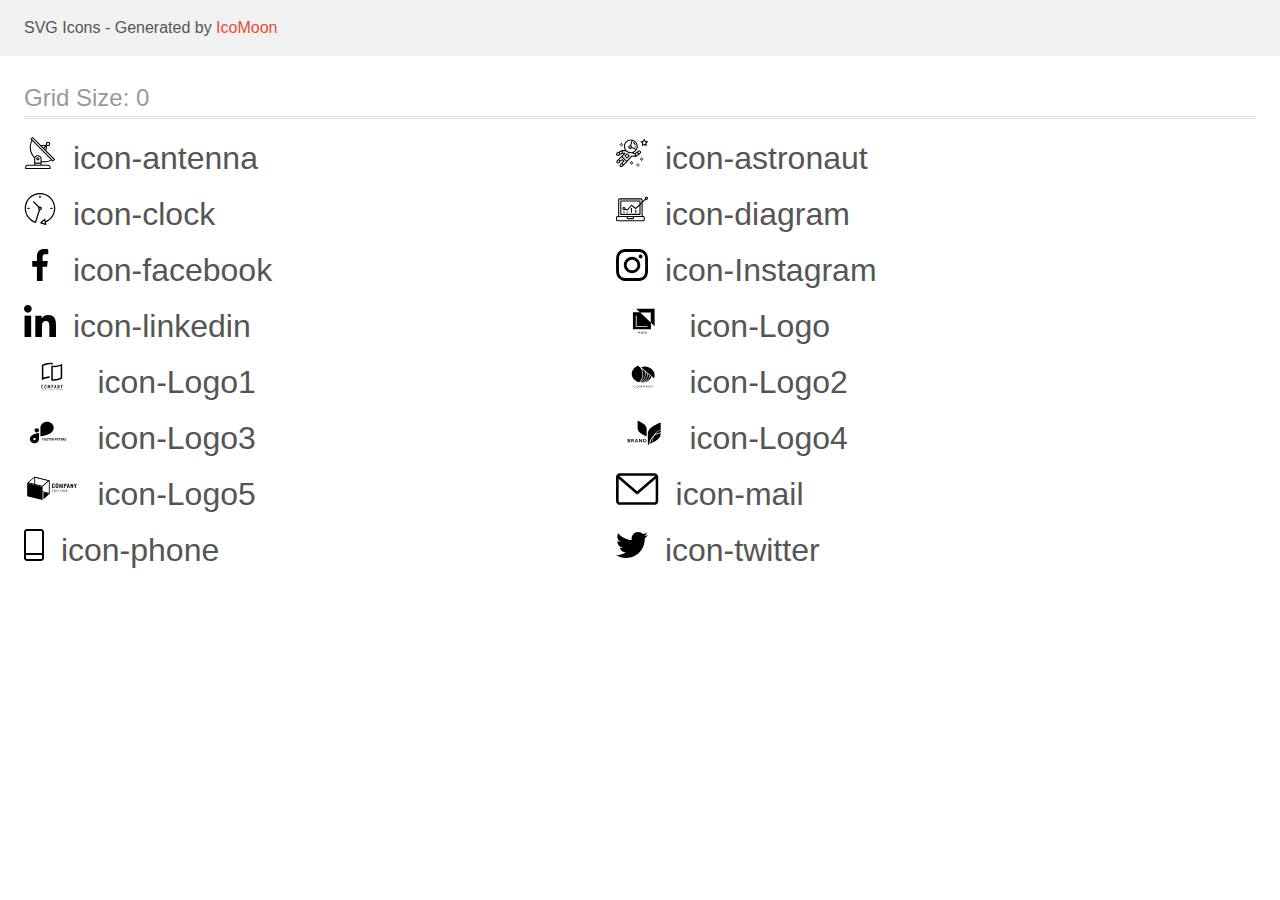
<file: icomoon/demo.html>
<!doctype html>
<html>
<head>
    <title>IcoMoon - SVG Icons</title>
    <meta charset="utf-8">
    <meta name="viewport" content="width=device-width, initial-scale=1">
    <link rel="stylesheet" href="demo-files/demo.css">
    <link rel="stylesheet" href="style.css">
</head>
<body>
<svg aria-hidden="true" style="position: absolute; width: 0; height: 0; overflow: hidden;" version="1.1" xmlns="http://www.w3.org/2000/svg" xmlns:xlink="http://www.w3.org/1999/xlink">
<defs>
<symbol id="icon-antenna" viewBox="0 0 32 32">
<path d="M30.773 22.098l-8.443-8.505 0.937-4.615c0.242 0.094 0.499 0.144 0.758 0.146h0.006c1.192 0.014 2.17-0.941 2.184-2.133s-0.941-2.17-2.133-2.184c-1.192-0.014-2.17 0.941-2.184 2.133-0.003 0.255 0.039 0.509 0.125 0.749l-4.96 0.605-8.091-8.133c-0.099-0.101-0.235-0.159-0.377-0.16-0.14 0.001-0.274 0.056-0.373 0.155l-1.513 1.504c-0.208 0.208-0.208 0.546 0 0.754l0.814 0.826c-3.153 5.798-2.129 12.978 2.519 17.663 0.043 0.041 0.092 0.074 0.146 0.098-0.034 0.18-0.051 0.364-0.052 0.547v6.187h-6.4c-1.472 0.002-2.665 1.195-2.667 2.667v1.067c0 0.295 0.239 0.533 0.533 0.533h24.533c0.295 0 0.533-0.239 0.533-0.533v-1.067c-0.002-1.472-1.195-2.665-2.667-2.667h-6.4v-2.742c1.003 0.21 2.024 0.317 3.049 0.32 2.458-0.003 4.877-0.615 7.040-1.783l0.818 0.823c0.099 0.101 0.235 0.159 0.377 0.16 0.14-0.001 0.274-0.056 0.373-0.155l1.513-1.504c0.208-0.208 0.208-0.546 0-0.754zM23.28 6.233c0.418-0.415 1.093-0.414 1.508 0.004s0.414 1.093-0.004 1.508c-0.2 0.199-0.47 0.31-0.752 0.31h-0.003c-0.589-0.003-1.064-0.483-1.061-1.072 0.002-0.282 0.115-0.552 0.314-0.751h-0.002zM22.024 9.738l-0.598 2.946-1.175-1.182 1.774-1.763zM21.419 8.836l-1.92 1.909-1.485-1.493 3.405-0.415zM24.004 28.8c0.884 0 1.6 0.716 1.6 1.6v0.533h-23.467v-0.533c0-0.884 0.716-1.6 1.6-1.6h20.267zM16.537 26.667v1.067h-5.333v-1.067h5.333zM11.204 25.6v-4.053c0-1.294 1.196-2.347 2.667-2.347s2.667 1.053 2.667 2.347v4.053h-5.333zM17.604 23.904v-2.357c0-1.882-1.675-3.413-3.733-3.413-1.331-0.020-2.576 0.657-3.281 1.786-4.058-4.274-4.971-10.645-2.279-15.887l18.602 18.708c-2.872 1.461-6.165 1.873-9.309 1.163zM28.893 23.22l-21.057-21.181 0.755-0.752 7.935 7.98c0.004 0 0.006 0.007 0.010 0.010l13.115 13.191-0.757 0.752z"></path>
<path d="M13.876 20.267h-0.005c-0.884-0.001-1.601 0.714-1.602 1.598s0.714 1.601 1.598 1.602h0.005c0.884 0.001 1.601-0.714 1.602-1.598s-0.714-1.601-1.598-1.602zM14.249 22.245c-0.1 0.1-0.236 0.156-0.378 0.155-0.295-0.002-0.532-0.242-0.531-0.536 0.001-0.141 0.057-0.276 0.157-0.375s0.233-0.154 0.373-0.155c0.295 0.002 0.532 0.241 0.53 0.536-0.001 0.141-0.057 0.276-0.157 0.375h0.005z"></path>
</symbol>
<symbol id="icon-astronaut" viewBox="0 0 32 32">
<path d="M31.974 4.524c-0.063-0.193-0.229-0.333-0.43-0.363l-1.91-0.278-0.855-1.731c-0.179-0.365-0.777-0.365-0.956 0l-0.855 1.731-1.91 0.278c-0.201 0.029-0.367 0.17-0.431 0.363-0.062 0.193-0.011 0.405 0.135 0.547l1.383 1.348-0.326 1.903c-0.034 0.2 0.048 0.402 0.212 0.522 0.166 0.121 0.382 0.135 0.562 0.040l1.709-0.899 1.709 0.899c0.078 0.041 0.164 0.061 0.249 0.061 0.11 0 0.221-0.034 0.314-0.102 0.164-0.119 0.246-0.322 0.212-0.522l-0.326-1.903 1.383-1.348c0.145-0.142 0.197-0.354 0.135-0.547zM29.511 5.851c-0.125 0.122-0.183 0.299-0.153 0.472l0.191 1.114-1-0.526c-0.078-0.041-0.163-0.061-0.249-0.061s-0.17 0.020-0.249 0.061l-1.001 0.526 0.191-1.114c0.030-0.173-0.028-0.349-0.153-0.472l-0.81-0.789 1.119-0.163c0.174-0.025 0.324-0.134 0.402-0.292l0.5-1.013 0.5 1.013c0.078 0.157 0.228 0.267 0.402 0.292l1.119 0.163-0.809 0.789z"></path>
<path d="M26.134 20.522h-1.067v1.067h1.067v-1.067z"></path>
<path d="M26.134 22.656h-1.067v1.067h1.067v-1.067z"></path>
<path d="M27.2 21.589h-1.067v1.067h1.067v-1.067z"></path>
<path d="M25.067 21.589h-1.067v1.067h1.067v-1.067z"></path>
<path d="M22.4 26.389h-1.067v1.067h1.067v-1.067z"></path>
<path d="M22.4 28.522h-1.067v1.067h1.067v-1.067z"></path>
<path d="M23.467 27.456h-1.067v1.067h1.067v-1.067z"></path>
<path d="M21.333 27.456h-1.067v1.067h1.067v-1.067z"></path>
<path d="M16 24.256h-1.067v1.067h1.067v-1.067z"></path>
<path d="M16 26.389h-1.067v1.067h1.067v-1.067z"></path>
<path d="M17.067 25.322h-1.067v1.067h1.067v-1.067z"></path>
<path d="M14.933 25.322h-1.067v1.067h1.067v-1.067z"></path>
<path d="M5.867 6.122h-1.067v1.067h1.067v-1.067z"></path>
<path d="M5.867 8.255h-1.067v1.067h1.067v-1.067z"></path>
<path d="M6.933 7.189h-1.067v1.067h1.067v-1.067z"></path>
<path d="M4.8 7.189h-1.067v1.067h1.067v-1.067z"></path>
<path d="M24.715 14.159c-0.287-0.388-0.709-0.637-1.188-0.705-0.481-0.068-0.956 0.058-1.34 0.352l-1.252 0.96-1.898 1.417-1.358-0.541c2.421-1.086 4.114-3.508 4.114-6.32 0-3.823-3.123-6.933-6.961-6.933s-6.961 3.11-6.961 6.933c0 1.386 0.414 2.674 1.12 3.758l-2.764-0.024c-0.002 0-0.003 0-0.005 0-0.009 0-0.015 0.004-0.023 0.005-0.053 0.002-0.105 0.013-0.155 0.031-0.013 0.005-0.026 0.008-0.038 0.013-0.006 0.003-0.013 0.003-0.019 0.006l-3.233 1.596c-0.001 0-0.001 0-0.001 0.001l-1.893 0.911c-0.021 0.009-0.042 0.021-0.063 0.035-0.755 0.502-1.012 1.489-0.598 2.295 0.22 0.429 0.595 0.745 1.056 0.889 0.178 0.055 0.359 0.083 0.539 0.083 0.29 0 0.577-0.071 0.839-0.211l1.388-0.738 2.264-1.169 1.357-0.008-5.442 5.416c-0.001 0.001-0.001 0.001-0.002 0.001l-1.339 1.333c-0.316 0.315-0.49 0.732-0.49 1.178s0.174 0.863 0.49 1.179c0.325 0.323 0.752 0.485 1.179 0.485s0.854-0.162 1.18-0.485l1.314-1.309 1.741-1.3 0.901 0.897-1.762 1.754c-0 0.001-0.001 0.001-0.002 0.001l-1.339 1.333c-0.316 0.315-0.49 0.732-0.49 1.178s0.174 0.863 0.49 1.179c0.325 0.323 0.753 0.485 1.18 0.485s0.855-0.162 1.18-0.485l3.482-3.467c0.001-0.001 0.001-0.001 0.001-0.002l1.010-1-0.004-0.004c0.006-0.006 0.015-0.009 0.022-0.015l5.166-5.658 3.471 0.494c0.025 0.004 0.050 0.005 0.075 0.005 0.065 0 0.127-0.015 0.187-0.038 0.018-0.006 0.033-0.015 0.050-0.023 0.019-0.010 0.039-0.015 0.058-0.027l3.213-2.133c0.012-0.008 0.018-0.021 0.029-0.029 0.013-0.010 0.029-0.014 0.041-0.026l1.271-1.191c0.662-0.62 0.753-1.635 0.212-2.362zM2.13 17.77c-0.173 0.093-0.37 0.111-0.558 0.052-0.187-0.058-0.338-0.186-0.427-0.358-0.161-0.314-0.068-0.695 0.214-0.902l1.314-0.632 0.449 1.312-0.992 0.528zM5.628 15.942l-1.548 0.8-0.439-1.283 2.027-1.001-0.040 1.484zM20.727 9.322c0 0.918-0.219 1.785-0.599 2.559l-4.181-1.899c-0.044-0.573-0.341-1.075-0.788-1.388l1.464-4.86c2.378 0.756 4.105 2.974 4.105 5.588zM8.938 9.322c0-3.235 2.644-5.867 5.894-5.867 0.253 0 0.5 0.021 0.745 0.052l-1.432 4.754c-0.019-0.001-0.037-0.006-0.057-0.006-1.033 0-1.873 0.837-1.873 1.867s0.84 1.867 1.873 1.867c0.694 0 1.294-0.383 1.618-0.945l3.862 1.755c-1.075 1.446-2.795 2.39-4.737 2.39-3.25 0-5.894-2.632-5.894-5.867zM14.894 10.122c0 0.441-0.362 0.8-0.806 0.8s-0.806-0.359-0.806-0.8c0-0.441 0.362-0.8 0.806-0.8s0.806 0.359 0.806 0.8zM2.465 25.146c-0.236 0.234-0.619 0.234-0.854 0.001-0.114-0.114-0.176-0.263-0.176-0.423s0.062-0.309 0.176-0.421l0.962-0.958 0.851 0.848-0.959 0.955zM5.679 28.88c-0.236 0.234-0.619 0.235-0.855 0.001-0.114-0.114-0.176-0.263-0.176-0.423s0.062-0.309 0.176-0.421l0.963-0.959 0.852 0.848-0.96 0.955zM9.16 25.411c-0.001 0-0.001 0-0.002 0.001l-1.765 1.76-0.852-0.848 1.763-1.755c0 0 0 0 0-0s0.001-0.001 0.002-0.001c0.040-0.040 0.065-0.088 0.090-0.135 0.007-0.014 0.020-0.026 0.026-0.040 0.017-0.041 0.019-0.085 0.026-0.129 0.003-0.025 0.014-0.047 0.014-0.073 0-0.036-0.013-0.070-0.020-0.106-0.006-0.032-0.006-0.065-0.019-0.095-0.020-0.050-0.055-0.094-0.091-0.138-0.010-0.012-0.014-0.027-0.025-0.038 0 0 0 0-0.001 0s-0.001-0.002-0.001-0.002l-1.607-1.6c-0.017-0.017-0.039-0.024-0.058-0.038-0.028-0.022-0.055-0.042-0.087-0.058-0.030-0.015-0.061-0.024-0.093-0.033-0.034-0.010-0.067-0.017-0.103-0.020-0.033-0.002-0.063 0.001-0.095 0.005-0.036 0.004-0.069 0.009-0.104 0.020-0.034 0.011-0.063 0.027-0.094 0.045-0.020 0.011-0.042 0.015-0.061 0.029l-1.773 1.324-0.901-0.897 2.399-2.386 4.361 4.289-0.928 0.919zM15.979 18.394c-0.015-0.002-0.030 0.004-0.045 0.003-0.039-0.002-0.076 0.001-0.115 0.007-0.030 0.005-0.059 0.011-0.088 0.021-0.034 0.012-0.065 0.028-0.097 0.047-0.030 0.018-0.057 0.037-0.083 0.061-0.013 0.011-0.028 0.017-0.040 0.029l-4.698 5.146-4.328-4.257 2.833-2.818c0.209-0.208 0.21-0.546 0.002-0.755-0.105-0.105-0.243-0.157-0.381-0.156v-0.001l-2.219 0.013 0.028-1.607 3.104 0.027c1.265 1.294 3.029 2.101 4.981 2.101 0.437 0 0.864-0.045 1.279-0.123 0.040 0.032 0.079 0.065 0.13 0.085l2.41 0.96 0.331 1.644-3.003-0.427zM20.020 18.572l-0.313-1.558 1.446-1.080 0.947 1.257-2.080 1.381zM23.774 15.741l-0.838 0.785-0.931-1.236 0.831-0.637c0.155-0.119 0.351-0.168 0.543-0.143 0.193 0.027 0.364 0.128 0.48 0.284 0.217 0.292 0.18 0.699-0.085 0.947z"></path>
<path d="M13.602 18.544l-2.143-2.133c-0.207-0.207-0.545-0.207-0.753 0l-2.142 2.133c-0.1 0.101-0.157 0.236-0.157 0.378s0.056 0.278 0.157 0.378l2.142 2.133c0.104 0.103 0.241 0.155 0.377 0.155s0.273-0.052 0.376-0.155l2.143-2.133c0.1-0.1 0.157-0.236 0.157-0.378s-0.057-0.278-0.157-0.378zM11.083 20.303l-1.387-1.381 1.387-1.381 1.387 1.381-1.387 1.381z"></path>
<path d="M17.164 5.071l-0.258 1.036c0.071 0.018 1.738 0.452 1.738 2.149h1.067c-0-2.017-1.666-2.965-2.547-3.185z"></path>
<path d="M19.711 9.322h-1.067v1.067h1.067v-1.067z"></path>
</symbol>
<symbol id="icon-clock" viewBox="0 0 32 32">
<path d="M31.297 15.301c-0.002-8.452-6.855-15.303-15.308-15.301s-15.303 6.855-15.301 15.308c0.001 6.658 4.307 12.551 10.649 14.576 0.061 0.019 0.124 0.029 0.187 0.029 0.121-0 0.239-0.032 0.342-0.094 0.135-0.080 0.236-0.207 0.283-0.356l3.865-12.25c1.057-0.005 1.909-0.866 1.903-1.923s-0.866-1.909-1.923-1.903c-0.284 0.001-0.565 0.067-0.82 0.191l-5.106-5.107c-0.253-0.245-0.657-0.238-0.902 0.016-0.239 0.247-0.239 0.639 0 0.886l5.103 5.109c-0.392 0.799-0.168 1.764 0.536 2.309l-3.683 11.673c-7.278-2.681-11.004-10.754-8.323-18.032s10.754-11.004 18.032-8.323 11.004 10.754 8.323 18.032c-1.31 3.556-4.001 6.431-7.462 7.973l-0.398-1.874c-0.073-0.344-0.411-0.565-0.756-0.492-0.109 0.023-0.209 0.074-0.292 0.148l-3.837 3.426c-0.263 0.234-0.287 0.637-0.052 0.9 0.076 0.085 0.174 0.149 0.283 0.184l4.899 1.563c0.335 0.108 0.694-0.077 0.802-0.412 0.034-0.106 0.040-0.219 0.017-0.328l-0.391-1.839c5.664-2.388 9.342-7.942 9.329-14.089zM15.992 14.664c0.352 0 0.638 0.286 0.638 0.638s-0.286 0.638-0.638 0.638c-0.352 0-0.638-0.285-0.638-0.638s0.285-0.638 0.638-0.638zM18.093 29.528l2.184-1.948 0.603 2.84-2.787-0.892z"></path>
<path d="M15.354 3.185v1.275c0 0.352 0.285 0.638 0.638 0.638s0.638-0.285 0.638-0.638v-1.275c0-0.352-0.286-0.638-0.638-0.638s-0.638 0.286-0.638 0.638z"></path>
<path d="M3.876 14.664c-0.352 0-0.638 0.286-0.638 0.638s0.285 0.638 0.638 0.638h1.275c0.352 0 0.638-0.285 0.638-0.638s-0.285-0.638-0.638-0.638h-1.275z"></path>
<path d="M28.108 15.939c0.352 0 0.638-0.285 0.638-0.638s-0.285-0.638-0.638-0.638h-1.275c-0.352 0-0.638 0.286-0.638 0.638s0.286 0.638 0.638 0.638h1.275z"></path>
</symbol>
<symbol id="icon-diagram" viewBox="0 0 32 32">
<path d="M14.926 14.965h1.066v4.798h-1.066v-4.797z"></path>
<path d="M19.19 17.097h1.066v2.665h-1.066v-2.665z"></path>
<path d="M10.661 18.696h1.066v1.066h-1.066v-1.066z"></path>
<path d="M7.463 18.163h1.066v1.599h-1.066v-1.599z"></path>
<path d="M1.599 28.291h25.587c0.883 0 1.599-0.716 1.599-1.599v-2.132c0-0.883-0.716-1.599-1.599-1.599h-0.533v-13.293l3.028-2.868c0.703 0.346 1.553 0.136 2.013-0.499s0.396-1.508-0.152-2.068-1.42-0.644-2.065-0.198c-0.644 0.446-0.873 1.292-0.542 2.002l-2.281 2.163v-1.23c0-0.883-0.716-1.599-1.599-1.599h-21.322c-0.883 0-1.599 0.716-1.599 1.599v15.992h-0.533c-0.883 0-1.599 0.716-1.599 1.599v2.132c0 0.883 0.716 1.599 1.599 1.599zM30.384 4.837c0.294 0 0.533 0.239 0.533 0.533s-0.239 0.533-0.533 0.533c-0.294 0-0.533-0.239-0.533-0.533s0.239-0.533 0.533-0.533zM3.198 6.969c0-0.294 0.239-0.533 0.533-0.533h21.322c0.294 0 0.533 0.239 0.533 0.533v2.239l-1.066 1.013v-2.186c0-0.294-0.239-0.533-0.533-0.533h-19.19c-0.294 0-0.533 0.239-0.533 0.533v13.326c0 0.294 0.239 0.533 0.533 0.533h19.19c0.294 0 0.533-0.239 0.533-0.533v-9.674l1.066-1.010v12.284h-22.388v-15.992zM7.996 13.899c-0.721-0.002-1.354 0.478-1.546 1.174s0.105 1.433 0.725 1.801c0.62 0.368 1.41 0.276 1.928-0.226l1.853 0.93c0.215 0.108 0.476 0.057 0.636-0.123l3.939-4.431 3.872 2.901c0.208 0.156 0.498 0.139 0.686-0.039l3.365-3.188v8.131h-18.124v-12.26h18.124v2.66l-3.771 3.572-3.904-2.927c-0.222-0.166-0.534-0.135-0.718 0.072l-3.993 4.493-1.493-0.746c0.011-0.064 0.018-0.129 0.020-0.193 0-0.883-0.716-1.599-1.599-1.599zM8.529 15.498c0 0.294-0.239 0.533-0.533 0.533s-0.533-0.239-0.533-0.533c0-0.294 0.239-0.533 0.533-0.533s0.533 0.239 0.533 0.533zM11.727 24.027h5.331v0.533c0 0.294-0.239 0.533-0.533 0.533h-4.264c-0.294 0-0.533-0.239-0.533-0.533v-0.533zM1.066 24.56c0-0.294 0.239-0.533 0.533-0.533h9.062v0.533c0 0.883 0.716 1.599 1.599 1.599h4.264c0.883 0 1.599-0.716 1.599-1.599v-0.533h9.062c0.294 0 0.533 0.239 0.533 0.533v2.132c0 0.294-0.239 0.533-0.533 0.533h-25.587c-0.294 0-0.533-0.239-0.533-0.533v-2.132z"></path>
</symbol>
<symbol id="icon-facebook" viewBox="0 0 32 32">
<path d="M21.329 5.313h2.921v-5.088c-0.504-0.069-2.237-0.225-4.256-0.225-4.212 0-7.097 2.649-7.097 7.519v4.481h-4.648v5.688h4.648v14.312h5.699v-14.311h4.46l0.708-5.688h-5.169v-3.919c0.001-1.644 0.444-2.769 2.735-2.769z"></path>
</symbol>
<symbol id="icon-Instagram" viewBox="0 0 32 32">
<path d="M31.969 9.408c-0.075-1.7-0.35-2.869-0.744-3.882-0.406-1.075-1.032-2.038-1.851-2.838-0.8-0.813-1.769-1.444-2.832-1.844-1.019-0.394-2.182-0.669-3.882-0.744-1.713-0.081-2.257-0.1-6.601-0.1s-4.888 0.019-6.595 0.094c-1.7 0.075-2.869 0.35-3.882 0.744-1.075 0.406-2.038 1.031-2.838 1.85-0.813 0.8-1.444 1.769-1.844 2.832-0.394 1.019-0.669 2.182-0.744 3.882-0.081 1.713-0.1 2.257-0.1 6.601s0.019 4.888 0.094 6.595c0.075 1.7 0.35 2.869 0.744 3.882 0.406 1.075 1.038 2.038 1.85 2.838 0.8 0.813 1.769 1.444 2.832 1.844 1.019 0.394 2.182 0.669 3.882 0.744 1.706 0.075 2.25 0.094 6.595 0.094s4.888-0.019 6.595-0.094c1.7-0.075 2.869-0.35 3.882-0.744 2.151-0.832 3.851-2.532 4.682-4.682 0.394-1.019 0.669-2.182 0.744-3.882 0.075-1.707 0.094-2.251 0.094-6.595s-0.006-4.888-0.081-6.595zM29.087 22.473c-0.069 1.563-0.331 2.407-0.55 2.969-0.538 1.394-1.644 2.5-3.038 3.038-0.563 0.219-1.413 0.481-2.969 0.55-1.688 0.075-2.194 0.094-6.464 0.094s-4.782-0.019-6.464-0.094c-1.563-0.069-2.407-0.331-2.969-0.55-0.694-0.256-1.325-0.663-1.838-1.194-0.531-0.519-0.938-1.144-1.194-1.838-0.219-0.563-0.481-1.413-0.55-2.969-0.075-1.688-0.094-2.194-0.094-6.464s0.019-4.782 0.094-6.464c0.069-1.563 0.331-2.407 0.55-2.969 0.256-0.694 0.663-1.325 1.2-1.838 0.519-0.531 1.144-0.938 1.838-1.194 0.563-0.219 1.413-0.481 2.969-0.55 1.688-0.075 2.194-0.094 6.464-0.094 4.276 0 4.782 0.019 6.464 0.094 1.563 0.069 2.407 0.331 2.969 0.55 0.694 0.256 1.325 0.662 1.838 1.194 0.531 0.519 0.938 1.144 1.194 1.838 0.219 0.563 0.481 1.413 0.55 2.969 0.075 1.688 0.094 2.194 0.094 6.464s-0.019 4.77-0.094 6.458z"></path>
<path d="M16.059 7.783c-4.538 0-8.22 3.682-8.22 8.22s3.682 8.22 8.22 8.22c4.539 0 8.22-3.682 8.22-8.22s-3.682-8.22-8.22-8.22zM16.059 21.335c-2.944 0-5.332-2.388-5.332-5.332s2.388-5.332 5.332-5.332c2.944 0 5.332 2.388 5.332 5.332s-2.388 5.332-5.332 5.332z"></path>
<path d="M26.524 7.458c0 1.060-0.859 1.919-1.919 1.919s-1.919-0.859-1.919-1.919c0-1.060 0.859-1.919 1.919-1.919s1.919 0.859 1.919 1.919z"></path>
</symbol>
<symbol id="icon-linkedin" viewBox="0 0 32 32">
<path d="M31.992 32v-0.001h0.008v-11.736c0-5.741-1.236-10.164-7.948-10.164-3.227 0-5.392 1.771-6.276 3.449h-0.093v-2.913h-6.364v21.364h6.627v-10.579c0-2.785 0.528-5.479 3.977-5.479 3.399 0 3.449 3.179 3.449 5.657v10.401h6.62z"></path>
<path d="M0.528 10.636h6.635v21.364h-6.635v-21.364z"></path>
<path d="M3.843 0c-2.121 0-3.843 1.721-3.843 3.843s1.721 3.879 3.843 3.879c2.121 0 3.843-1.757 3.843-3.879-0.001-2.121-1.723-3.843-3.843-3.843v0z"></path>
</symbol>
<symbol id="icon-Logo" viewBox="0 0 57 32">
<path d="M20.267 3.733l3.738 3.538-6.938-0.004v17.166h18.133v-6.564l3.733 3.534v-17.671h-18.667zM35.036 17.455l-10.597-10.032h10.597v10.032zM31.746 21.923h-11.81v-11.545h0.835v10.764h10.975v0.782zM22.725 26.72l-0.436 0.898-0.436-0.898h-0.366l0.637 1.198v0.698h0.331v-0.698l0.635-1.198h-0.365zM23.273 28.615l0.154-0.441h0.734l0.155 0.441h0.344l-0.717-1.896h-0.296l-0.716 1.896h0.342zM23.794 27.122l0.275 0.786h-0.549l0.275-0.786zM25.531 27.863c-0.048 0.073-0.072 0.153-0.072 0.241 0 0.16 0.056 0.29 0.168 0.389s0.263 0.148 0.451 0.148 0.349-0.051 0.484-0.152l0.107 0.126h0.367l-0.279-0.329c0.109-0.149 0.164-0.341 0.164-0.574h-0.275c0 0.128-0.026 0.243-0.079 0.348l-0.366-0.432 0.129-0.094c0.091-0.066 0.157-0.132 0.197-0.198s0.060-0.14 0.060-0.219c0-0.12-0.044-0.22-0.133-0.301s-0.201-0.122-0.339-0.122c-0.153 0-0.274 0.043-0.365 0.13s-0.135 0.203-0.135 0.352c0 0.061 0.014 0.124 0.043 0.189s0.081 0.144 0.155 0.237c-0.141 0.101-0.235 0.188-0.283 0.262zM26.386 28.282c-0.093 0.071-0.193 0.107-0.299 0.107-0.095 0-0.17-0.027-0.227-0.082s-0.085-0.126-0.085-0.214c0-0.102 0.052-0.192 0.156-0.271l0.040-0.029 0.414 0.488zM26.046 27.442c-0.089-0.11-0.134-0.202-0.134-0.275 0-0.063 0.018-0.116 0.055-0.158s0.085-0.063 0.147-0.063c0.057 0 0.105 0.018 0.142 0.053s0.056 0.077 0.056 0.126c0 0.075-0.027 0.136-0.081 0.184l-0.040 0.033-0.145 0.099zM29.132 28.472c0.13-0.114 0.205-0.272 0.224-0.474h-0.328c-0.017 0.135-0.059 0.232-0.124 0.29s-0.162 0.087-0.292 0.087c-0.142 0-0.249-0.054-0.323-0.161s-0.109-0.264-0.109-0.469v-0.168c0.002-0.202 0.041-0.355 0.117-0.46s0.188-0.158 0.331-0.158c0.123 0 0.217 0.030 0.28 0.091s0.104 0.158 0.12 0.294h0.328c-0.021-0.207-0.095-0.368-0.223-0.482s-0.296-0.171-0.505-0.171c-0.155 0-0.293 0.037-0.411 0.111s-0.209 0.179-0.272 0.315c-0.063 0.136-0.095 0.294-0.095 0.473v0.177c0.003 0.174 0.035 0.328 0.098 0.46s0.151 0.234 0.266 0.306c0.115 0.071 0.249 0.107 0.4 0.107 0.216 0 0.389-0.056 0.52-0.169zM31.068 28.206c0.064-0.141 0.096-0.304 0.096-0.49v-0.105c-0.001-0.185-0.034-0.347-0.099-0.486s-0.158-0.247-0.277-0.32c-0.119-0.075-0.256-0.112-0.41-0.112s-0.292 0.038-0.411 0.113c-0.119 0.075-0.211 0.183-0.277 0.324s-0.098 0.305-0.098 0.49v0.107c0.001 0.181 0.034 0.342 0.099 0.48s0.159 0.246 0.279 0.322c0.121 0.075 0.258 0.112 0.411 0.112 0.155 0 0.293-0.037 0.411-0.112s0.212-0.183 0.276-0.323zM30.716 27.135c0.080 0.112 0.12 0.273 0.12 0.483v0.099c0 0.214-0.040 0.376-0.119 0.487s-0.19 0.167-0.336 0.167c-0.144 0-0.257-0.057-0.339-0.171s-0.121-0.275-0.121-0.483v-0.109c0.002-0.204 0.043-0.362 0.122-0.473s0.192-0.168 0.335-0.168c0.146 0 0.258 0.056 0.337 0.168z"></path>
</symbol>
<symbol id="icon-Logo1" viewBox="0 0 57 32">
<path d="M26.727 3.165h-0.073c-0.112-0.007-0.224-0.010-0.336-0.012v0h-0.243c-0.212 0-0.428 0.005-0.642 0.016-0.016-0.001-0.032-0.001-0.049 0-1.944 0.11-3.848 0.596-5.609 1.431l-0.231 0.111v11.809l0.54-0.183c0.474-0.163 0.978-0.309 1.5-0.445 1.411-0.362 2.861-0.555 4.317-0.574v1.551c-0.193 0.001-0.38 0.007-0.568 0.016h-0.045c-1.121 0.061-2.233 0.232-3.322 0.51-1.378 0.345-2.708 0.863-3.957 1.542v-15.145c1.298-0.757 2.695-1.325 4.151-1.688 1.278-0.33 2.593-0.5 3.913-0.504h0.228c0.273 0.007 0.538 0.019 0.788 0.038 0.658 0.046 1.31 0.15 1.95 0.311v1.527c-0.621-0.145-1.253-0.24-1.889-0.285-0.013-0.001-0.026-0.002-0.039-0.003-0.132-0.011-0.263-0.022-0.386-0.022zM29.415 4.726c0.339 0.026 0.689 0.038 1.044 0.038 1.388-0.005 2.769-0.182 4.114-0.528 1.378-0.346 2.706-0.865 3.956-1.543v14.875c-1.298 0.756-2.696 1.325-4.153 1.688-1.279 0.329-2.593 0.498-3.913 0.503-1 0.008-1.997-0.11-2.968-0.35v-14.971c0.229 0.053 0.465 0.102 0.706 0.142 0.394 0.066 0.81 0.115 1.214 0.145zM36.985 4.841l-0.54 0.182c-0.497 0.167-0.997 0.316-1.5 0.449-1.465 0.377-2.971 0.57-4.483 0.575-0.352 0-0.676-0.010-0.989-0.030l-0.43-0.028v12.148l0.37 0.033c0.343 0.030 0.696 0.045 1.052 0.045 1.191-0.005 2.377-0.159 3.531-0.457 0.95-0.238 1.874-0.57 2.759-0.991l0.231-0.111v-11.813z"></path>
<path d="M19.060 24.113c-0.078-0.080-0.171-0.144-0.274-0.186s-0.214-0.061-0.326-0.057c-0.119-0.002-0.237 0.021-0.347 0.065-0.101 0.040-0.193 0.101-0.27 0.178s-0.135 0.17-0.174 0.271c-0.042 0.107-0.063 0.22-0.062 0.335v2.023c-0.005 0.143 0.022 0.284 0.080 0.415 0.048 0.104 0.117 0.196 0.202 0.271 0.081 0.068 0.176 0.117 0.278 0.144 0.098 0.028 0.2 0.042 0.302 0.042 0.113 0.001 0.224-0.023 0.326-0.070 0.101-0.044 0.193-0.108 0.27-0.187 0.075-0.079 0.135-0.171 0.177-0.271 0.043-0.102 0.065-0.212 0.065-0.323v-0.226h-0.529v0.18c0.002 0.062-0.009 0.123-0.031 0.18-0.017 0.043-0.043 0.082-0.077 0.114-0.033 0.026-0.070 0.046-0.111 0.058-0.036 0.012-0.073 0.018-0.111 0.019-0.047 0.006-0.095-0.002-0.139-0.021s-0.081-0.049-0.11-0.088c-0.050-0.081-0.074-0.176-0.070-0.271v-1.887c-0.003-0.105 0.019-0.208 0.065-0.302 0.027-0.043 0.066-0.077 0.112-0.098s0.097-0.030 0.147-0.024c0.046-0.002 0.091 0.008 0.132 0.028s0.077 0.049 0.104 0.086c0.059 0.078 0.090 0.173 0.088 0.271v0.175h0.524v-0.206c0.001-0.121-0.021-0.241-0.065-0.354-0.039-0.106-0.099-0.203-0.177-0.285z"></path>
<path d="M22.202 24.090c-0.169-0.142-0.381-0.221-0.602-0.222-0.108 0-0.215 0.020-0.316 0.057-0.103 0.037-0.198 0.093-0.279 0.165-0.088 0.079-0.158 0.175-0.205 0.283-0.053 0.124-0.079 0.257-0.077 0.392v1.941c-0.004 0.137 0.023 0.272 0.077 0.397 0.048 0.104 0.118 0.197 0.205 0.271 0.081 0.075 0.176 0.133 0.279 0.171 0.101 0.037 0.208 0.056 0.316 0.057s0.215-0.020 0.316-0.057c0.105-0.038 0.202-0.096 0.286-0.171 0.084-0.076 0.152-0.168 0.2-0.271 0.054-0.125 0.081-0.261 0.077-0.397v-1.941c0.003-0.135-0.024-0.268-0.077-0.392-0.047-0.107-0.115-0.203-0.2-0.283zM21.955 26.706c0.004 0.052-0.003 0.104-0.021 0.152s-0.047 0.092-0.084 0.128c-0.070 0.059-0.158 0.091-0.249 0.091s-0.179-0.032-0.249-0.091c-0.037-0.036-0.066-0.080-0.084-0.128s-0.025-0.101-0.021-0.152v-1.941c-0.004-0.052 0.003-0.104 0.021-0.152s0.047-0.092 0.084-0.128c0.070-0.059 0.158-0.091 0.249-0.091s0.179 0.032 0.249 0.091c0.037 0.036 0.066 0.080 0.084 0.128s0.025 0.101 0.021 0.152v1.941z"></path>
<path d="M26.329 27.573v-3.674h-0.509l-0.668 1.945h-0.009l-0.673-1.945h-0.503v3.674h0.525v-2.235h0.009l0.514 1.58h0.262l0.518-1.58h0.009v2.235h0.525z"></path>
<path d="M29.311 24.157c-0.081-0.091-0.183-0.16-0.297-0.201-0.123-0.040-0.251-0.059-0.38-0.057h-0.78v3.674h0.523v-1.435h0.27c0.163 0.007 0.326-0.027 0.472-0.1 0.119-0.066 0.218-0.163 0.287-0.281 0.061-0.098 0.101-0.206 0.12-0.32 0.021-0.138 0.030-0.278 0.028-0.418 0.005-0.176-0.012-0.353-0.051-0.525-0.035-0.127-0.101-0.243-0.193-0.338zM29.041 25.277c-0.002 0.067-0.019 0.132-0.049 0.191-0.030 0.056-0.077 0.102-0.135 0.129-0.078 0.035-0.162 0.050-0.247 0.046h-0.239v-1.249h0.27c0.081-0.004 0.162 0.012 0.236 0.046 0.054 0.031 0.097 0.079 0.123 0.136 0.029 0.065 0.044 0.134 0.046 0.205 0 0.077 0 0.159 0 0.244s0.005 0.174 0 0.252h-0.005z"></path>
<path d="M31.791 23.899h-0.429l-0.809 3.674h0.523l0.154-0.789h0.714l0.154 0.789h0.524l-0.83-3.674zM31.308 26.283l0.258-1.332h0.009l0.256 1.332h-0.524z"></path>
<path d="M35.173 26.112h-0.009l-0.791-2.213h-0.503v3.674h0.523v-2.209h0.011l0.8 2.209h0.492v-3.674h-0.523v2.213z"></path>
<path d="M38.372 23.899l-0.421 1.461h-0.011l-0.421-1.461h-0.554l0.719 2.121v1.553h0.524v-1.553l0.719-2.121h-0.554z"></path>
<path d="M17.6 28.61h0.252v0.708h0.171v-0.708h0.251v-0.145h-0.675v0.145z"></path>
<path d="M19.721 28.465l-0.331 0.853h0.182l0.070-0.194h0.34l0.073 0.194h0.186l-0.339-0.853h-0.182zM19.694 28.981l0.116-0.316 0.116 0.316h-0.232z"></path>
<path d="M21.818 29.004h0.197v0.11c-0.058 0.046-0.129 0.071-0.202 0.072-0.034 0.002-0.069-0.004-0.1-0.019s-0.059-0.036-0.081-0.063c-0.045-0.065-0.068-0.143-0.063-0.222 0-0.19 0.082-0.285 0.246-0.285 0.043-0.004 0.086 0.007 0.121 0.032s0.061 0.062 0.072 0.104l0.169-0.033c-0.036-0.167-0.156-0.251-0.362-0.251-0.11-0.003-0.216 0.036-0.298 0.11-0.043 0.042-0.076 0.094-0.097 0.15s-0.030 0.117-0.025 0.178c-0.005 0.117 0.034 0.231 0.109 0.32 0.042 0.043 0.092 0.077 0.148 0.098s0.116 0.031 0.176 0.027c0.134 0.004 0.263-0.045 0.362-0.136v-0.336h-0.37v0.144z"></path>
<path d="M23.959 28.465h-0.173v0.853h0.598v-0.145h-0.425v-0.708z"></path>
<path d="M25.769 28.465h-0.173v0.853h0.173v-0.853z"></path>
<path d="M27.539 29.035l-0.349-0.57h-0.167v0.853h0.161v-0.557l0.343 0.557h0.171v-0.853h-0.158v0.57z"></path>
<path d="M29.14 28.943h0.425v-0.145h-0.425v-0.187h0.457v-0.145h-0.63v0.853h0.648v-0.145h-0.475v-0.231z"></path>
<path d="M33.020 28.802h-0.336v-0.336h-0.171v0.853h0.171v-0.373h0.336v0.373h0.171v-0.853h-0.171v0.336z"></path>
<path d="M34.629 28.943h0.426v-0.145h-0.426v-0.187h0.459v-0.145h-0.63v0.853h0.646v-0.145h-0.475v-0.231z"></path>
<path d="M36.812 28.943c0.148-0.023 0.224-0.102 0.224-0.237 0.004-0.036-0.001-0.073-0.016-0.106s-0.038-0.062-0.068-0.083c-0.077-0.039-0.163-0.056-0.25-0.050h-0.362v0.853h0.171v-0.357h0.034c0.037-0.002 0.073 0.004 0.107 0.019 0.025 0.015 0.046 0.037 0.061 0.062l0.186 0.271h0.205l-0.104-0.167c-0.046-0.082-0.111-0.153-0.189-0.205zM36.64 28.825h-0.127v-0.214h0.135c0.059-0.005 0.118 0.002 0.174 0.020 0.012 0.011 0.022 0.025 0.029 0.040s0.009 0.032 0.009 0.049c-0.001 0.017-0.005 0.033-0.013 0.048s-0.019 0.027-0.032 0.037c-0.056 0.017-0.115 0.024-0.174 0.020z"></path>
<path d="M38.458 28.943h0.425v-0.145h-0.425v-0.187h0.459v-0.145h-0.631v0.853h0.648v-0.145h-0.475v-0.231z"></path>
</symbol>
<symbol id="icon-Logo2" viewBox="0 0 57 32">
<path d="M19.417 26.187c0.008 0 0.017 0.002 0.025 0.005s0.015 0.007 0.020 0.013l0.116 0.111c-0.090 0.090-0.202 0.162-0.327 0.211-0.147 0.053-0.305 0.079-0.464 0.076-0.149 0.003-0.298-0.021-0.436-0.071-0.125-0.045-0.237-0.113-0.329-0.2-0.094-0.089-0.166-0.194-0.212-0.308-0.051-0.127-0.076-0.261-0.074-0.396-0.002-0.135 0.025-0.27 0.080-0.397 0.051-0.115 0.127-0.22 0.225-0.308 0.099-0.087 0.218-0.155 0.349-0.201 0.143-0.048 0.296-0.072 0.449-0.071 0.143-0.003 0.285 0.019 0.417 0.064 0.115 0.043 0.221 0.104 0.313 0.178l-0.097 0.119c-0.007 0.008-0.015 0.016-0.025 0.021-0.012 0.007-0.025 0.010-0.039 0.009-0.015-0.001-0.030-0.005-0.042-0.013l-0.052-0.032-0.073-0.040c-0.031-0.015-0.064-0.028-0.097-0.039-0.043-0.013-0.087-0.024-0.132-0.032-0.057-0.009-0.115-0.013-0.173-0.013-0.111-0.001-0.22 0.017-0.323 0.053-0.096 0.034-0.182 0.084-0.253 0.149-0.073 0.069-0.128 0.15-0.164 0.238-0.041 0.101-0.061 0.207-0.060 0.313-0.002 0.108 0.018 0.216 0.060 0.318 0.035 0.087 0.090 0.167 0.161 0.236 0.067 0.064 0.149 0.114 0.241 0.147 0.095 0.034 0.197 0.051 0.3 0.050 0.059 0.001 0.119-0.003 0.177-0.010 0.096-0.010 0.188-0.039 0.269-0.085 0.041-0.023 0.079-0.049 0.115-0.078 0.015-0.012 0.035-0.020 0.055-0.020z"></path>
<path d="M22.776 25.629c0.002 0.134-0.025 0.267-0.078 0.393-0.047 0.114-0.122 0.218-0.219 0.305s-0.214 0.155-0.344 0.2c-0.285 0.094-0.599 0.094-0.884 0-0.129-0.046-0.245-0.114-0.342-0.201-0.097-0.089-0.172-0.194-0.221-0.308-0.105-0.255-0.105-0.533 0-0.787 0.050-0.115 0.125-0.22 0.221-0.31 0.097-0.084 0.214-0.15 0.342-0.193 0.284-0.096 0.6-0.096 0.884 0 0.129 0.046 0.246 0.114 0.343 0.201 0.096 0.088 0.17 0.191 0.22 0.304 0.054 0.127 0.080 0.261 0.078 0.395zM22.47 25.629c0.002-0.107-0.016-0.214-0.055-0.316-0.033-0.087-0.086-0.168-0.156-0.236-0.068-0.065-0.152-0.116-0.246-0.149-0.207-0.069-0.436-0.069-0.643 0-0.094 0.033-0.178 0.084-0.246 0.149-0.071 0.068-0.125 0.149-0.157 0.236-0.074 0.206-0.074 0.426 0 0.632 0.033 0.087 0.086 0.168 0.157 0.236 0.068 0.065 0.152 0.115 0.246 0.148 0.207 0.067 0.435 0.067 0.643 0 0.093-0.033 0.177-0.083 0.246-0.148 0.070-0.069 0.123-0.149 0.156-0.236 0.039-0.102 0.058-0.209 0.055-0.316z"></path>
<path d="M25.067 25.96l0.030 0.071c0.012-0.025 0.022-0.048 0.033-0.071 0.011-0.024 0.024-0.047 0.038-0.070l0.743-1.174c0.015-0.020 0.028-0.033 0.042-0.037 0.020-0.005 0.040-0.007 0.061-0.006h0.22v1.909h-0.26v-1.404c0-0.018 0-0.038 0-0.059-0.001-0.022-0.001-0.044 0-0.066l-0.747 1.19c-0.009 0.018-0.025 0.033-0.044 0.043s-0.041 0.016-0.064 0.016h-0.042c-0.023 0-0.045-0.005-0.064-0.016s-0.034-0.026-0.044-0.044l-0.769-1.198c0 0.023 0 0.046 0 0.068s0 0.043 0 0.061v1.404h-0.252v-1.905h0.22c0.021-0.001 0.041 0.001 0.061 0.006 0.018 0.008 0.032 0.021 0.041 0.037l0.759 1.175c0.015 0.022 0.028 0.045 0.038 0.068z"></path>
<path d="M27.864 25.865v0.715h-0.291v-1.906h0.649c0.122-0.002 0.244 0.012 0.362 0.042 0.094 0.023 0.181 0.064 0.256 0.119 0.065 0.052 0.114 0.116 0.145 0.187 0.034 0.078 0.051 0.161 0.049 0.244 0.001 0.084-0.017 0.167-0.054 0.244-0.035 0.073-0.089 0.138-0.157 0.191-0.075 0.057-0.162 0.1-0.257 0.126-0.113 0.031-0.232 0.046-0.35 0.044l-0.352-0.005zM27.864 25.66h0.352c0.076 0.001 0.153-0.009 0.225-0.029 0.060-0.018 0.115-0.046 0.163-0.082 0.044-0.035 0.078-0.078 0.099-0.126 0.024-0.051 0.036-0.105 0.035-0.16 0.003-0.053-0.007-0.106-0.029-0.155s-0.057-0.094-0.102-0.13c-0.111-0.075-0.251-0.112-0.391-0.102h-0.352v0.786z"></path>
<path d="M31.772 26.583h-0.23c-0.023 0.001-0.046-0.006-0.064-0.018-0.017-0.012-0.029-0.027-0.038-0.044l-0.198-0.461h-0.993l-0.205 0.461c-0.008 0.017-0.020 0.032-0.036 0.043-0.018 0.013-0.042 0.020-0.065 0.019h-0.23l0.872-1.909h0.302l0.884 1.909zM30.333 25.874h0.82l-0.346-0.777c-0.026-0.058-0.048-0.118-0.065-0.179l-0.034 0.1c-0.010 0.030-0.022 0.058-0.032 0.081l-0.343 0.776z"></path>
<path d="M33.029 24.682c0.017 0.008 0.032 0.020 0.044 0.034l1.272 1.439c0-0.023 0-0.046 0-0.067s0-0.043 0-0.063v-1.352h0.26v1.909h-0.145c-0.021 0.001-0.041-0.003-0.060-0.011-0.018-0.009-0.034-0.021-0.047-0.035l-1.271-1.438c0.001 0.022 0.001 0.044 0 0.066 0 0.021 0 0.040 0 0.058v1.361h-0.26v-1.909h0.154c0.018-0 0.036 0.003 0.052 0.009z"></path>
<path d="M36.748 25.823v0.758h-0.291v-0.758l-0.804-1.15h0.26c0.022-0.001 0.045 0.005 0.063 0.016 0.016 0.012 0.029 0.027 0.039 0.043l0.503 0.742c0.020 0.032 0.038 0.061 0.052 0.088s0.026 0.054 0.036 0.081l0.038-0.082c0.014-0.030 0.031-0.059 0.049-0.087l0.496-0.747c0.010-0.015 0.023-0.028 0.038-0.040 0.017-0.013 0.040-0.020 0.063-0.019h0.263l-0.806 1.155z"></path>
<path d="M24.923 21.47c0.127 0.014 0.255 0.025 0.384 0.035 1.962-0.763 3.622-2.011 4.772-3.588s1.74-3.415 1.695-5.282l-2.162-1.879c0.44 1.988 0.234 4.043-0.594 5.935s-2.245 3.547-4.094 4.779z"></path>
<path d="M24.151 21.383l0.058 0.010c1.975-1.228 3.482-2.942 4.323-4.921s0.981-4.133 0.4-6.181l-3.080-2.676c1.246 2.2 1.747 4.661 1.446 7.098s-1.393 4.75-3.147 6.67z"></path>
<path d="M34.596 14.841c-0.523 2.052-1.794 3.902-3.624 5.276-0.534 0.404-1.111 0.763-1.722 1.074 1.49-0.38 2.859-1.053 4.003-1.966s2.030-2.042 2.592-3.3l-1.249-1.084z"></path>
<path d="M34.106 14.539l-1.778-1.545c-0.034 1.762-0.61 3.483-1.669 4.986s-2.562 2.731-4.352 3.559h0.009c0.399-0 0.798-0.021 1.194-0.062 1.673-0.593 3.151-1.537 4.303-2.748s1.94-2.65 2.295-4.189z"></path>
<path d="M24.409 6.486l-2.122-1.846c-1.897 0.637-3.528 1.756-4.68 3.212s-1.772 3.179-1.778 4.946v0c0.007 1.952 0.763 3.846 2.149 5.383s3.322 2.628 5.501 3.101c1.946-2.060 3.085-4.605 3.252-7.266s-0.647-5.299-2.323-7.53z"></path>
<path d="M39.008 14.255c-0.008-2.316-1.070-4.535-2.955-6.173s-4.439-2.561-7.105-2.567c-1.232-0.001-2.453 0.196-3.602 0.582l12.99 11.286c0.445-0.998 0.673-2.058 0.672-3.128z"></path>
</symbol>
<symbol id="icon-Logo3" viewBox="0 0 57 32">
<path d="M12.878 11.255h-0.002c-1.279 0-2.316 0.921-2.316 2.058v0.001c0 1.137 1.037 2.058 2.316 2.058h0.002c1.279 0 2.316-0.921 2.316-2.058v-0.001c0-1.137-1.037-2.058-2.316-2.058z"></path>
<path d="M29.971 10.597c-0.004-1.579-0.711-3.092-1.967-4.208s-2.958-1.745-4.735-1.749v0c-1.777 0.003-3.48 0.631-4.737 1.748s-1.964 2.63-1.968 4.209v8.706c0 0 13.405-1.327 13.406-8.704v-0.001z"></path>
<path d="M5.867 22.16c0.003 1.098 0.496 2.151 1.369 2.928s2.058 1.215 3.294 1.218c1.236-0.003 2.42-0.441 3.294-1.218s1.366-1.829 1.37-2.927v-6.057c0 0-9.327 0.924-9.327 6.056zM10.53 23.245c-0.242 0-0.478-0.064-0.678-0.183s-0.357-0.289-0.45-0.487c-0.092-0.198-0.117-0.417-0.069-0.627s0.163-0.404 0.334-0.556c0.171-0.152 0.388-0.255 0.625-0.297s0.482-0.020 0.706 0.062c0.223 0.082 0.414 0.221 0.548 0.4s0.206 0.388 0.206 0.603c0.001 0.143-0.031 0.284-0.092 0.417s-0.151 0.252-0.264 0.353c-0.114 0.101-0.248 0.182-0.397 0.236s-0.308 0.083-0.468 0.083v-0.004z"></path>
<path d="M19.956 22.647h-0.9v0.93h-0.469v-2.275h1.481v0.38h-1.012v0.588h0.9v0.378zM22.209 22.491c0 0.224-0.040 0.42-0.119 0.589s-0.193 0.299-0.341 0.391c-0.147 0.092-0.316 0.137-0.506 0.137-0.189 0-0.357-0.045-0.505-0.136s-0.262-0.22-0.344-0.387c-0.081-0.169-0.122-0.363-0.123-0.581v-0.112c0-0.224 0.040-0.421 0.12-0.591 0.081-0.171 0.195-0.302 0.342-0.392 0.148-0.092 0.317-0.137 0.506-0.137s0.358 0.046 0.505 0.137c0.148 0.091 0.262 0.221 0.342 0.392 0.081 0.17 0.122 0.366 0.122 0.589v0.102zM21.734 22.388c0-0.238-0.043-0.42-0.128-0.544s-0.207-0.186-0.366-0.186c-0.157 0-0.279 0.061-0.364 0.184-0.085 0.122-0.129 0.301-0.13 0.538v0.111c0 0.232 0.043 0.412 0.128 0.541s0.208 0.192 0.369 0.192c0.157 0 0.278-0.061 0.363-0.184 0.084-0.124 0.127-0.304 0.128-0.541v-0.111zM23.73 22.98c0-0.089-0.031-0.156-0.094-0.203-0.063-0.048-0.175-0.098-0.337-0.15-0.163-0.053-0.291-0.105-0.386-0.156-0.258-0.14-0.387-0.328-0.387-0.564 0-0.123 0.034-0.232 0.103-0.328 0.070-0.097 0.169-0.172 0.298-0.227 0.13-0.054 0.276-0.081 0.438-0.081 0.163 0 0.307 0.030 0.434 0.089 0.127 0.058 0.226 0.141 0.295 0.248s0.106 0.229 0.106 0.366h-0.469c0-0.104-0.033-0.185-0.098-0.242s-0.158-0.087-0.277-0.087c-0.115 0-0.204 0.024-0.267 0.073-0.064 0.048-0.095 0.111-0.095 0.191 0 0.074 0.037 0.136 0.111 0.186 0.075 0.050 0.185 0.097 0.33 0.141 0.267 0.080 0.461 0.18 0.583 0.298s0.183 0.267 0.183 0.444c0 0.197-0.075 0.352-0.223 0.464-0.149 0.111-0.349 0.167-0.602 0.167-0.175 0-0.334-0.032-0.478-0.095-0.144-0.065-0.254-0.153-0.33-0.264s-0.113-0.241-0.113-0.388h0.47c0 0.251 0.15 0.377 0.45 0.377 0.111 0 0.198-0.022 0.261-0.067 0.063-0.046 0.094-0.109 0.094-0.191zM26.231 21.682h-0.697v1.895h-0.469v-1.895h-0.687v-0.38h1.853v0.38zM27.869 22.591h-0.9v0.609h1.056v0.377h-1.525v-2.275h1.522v0.38h-1.053v0.542h0.9v0.367zM29.142 22.744h-0.373v0.833h-0.469v-2.275h0.845c0.269 0 0.476 0.060 0.622 0.18s0.219 0.289 0.219 0.508c0 0.155-0.034 0.285-0.102 0.389-0.067 0.103-0.168 0.185-0.305 0.247l0.492 0.93v0.022h-0.503l-0.427-0.833zM28.769 22.365h0.378c0.118 0 0.209-0.030 0.273-0.089 0.065-0.060 0.097-0.143 0.097-0.248 0-0.107-0.031-0.192-0.092-0.253-0.060-0.061-0.154-0.092-0.28-0.092h-0.377v0.683zM31.609 22.775v0.802h-0.469v-2.275h0.887c0.171 0 0.321 0.031 0.45 0.094s0.23 0.152 0.3 0.267c0.070 0.115 0.105 0.245 0.105 0.392 0 0.223-0.077 0.399-0.23 0.528-0.152 0.128-0.363 0.192-0.633 0.192h-0.411zM31.609 22.396h0.419c0.124 0 0.218-0.029 0.283-0.088 0.066-0.058 0.098-0.142 0.098-0.25 0-0.111-0.033-0.202-0.098-0.27s-0.156-0.104-0.272-0.106h-0.43v0.714zM34.575 22.591h-0.9v0.609h1.056v0.377h-1.525v-2.275h1.522v0.38h-1.053v0.542h0.9v0.367zM36.75 21.682h-0.697v1.895h-0.469v-1.895h-0.688v-0.38h1.853v0.38zM38.387 22.591h-0.9v0.609h1.056v0.377h-1.525v-2.275h1.522v0.38h-1.053v0.542h0.9v0.367zM39.661 22.744h-0.373v0.833h-0.469v-2.275h0.845c0.269 0 0.476 0.060 0.622 0.18s0.219 0.289 0.219 0.508c0 0.155-0.034 0.285-0.102 0.389-0.067 0.103-0.168 0.185-0.305 0.247l0.492 0.93v0.022h-0.503l-0.427-0.833zM39.287 22.365h0.378c0.118 0 0.209-0.030 0.273-0.089 0.065-0.060 0.097-0.143 0.097-0.248 0-0.107-0.031-0.192-0.092-0.253-0.060-0.061-0.154-0.092-0.28-0.092h-0.377v0.683zM42.042 22.98c0-0.089-0.031-0.156-0.094-0.203-0.063-0.048-0.175-0.098-0.337-0.15-0.163-0.053-0.291-0.105-0.386-0.156-0.258-0.14-0.388-0.328-0.388-0.564 0-0.123 0.034-0.232 0.103-0.328 0.070-0.097 0.169-0.172 0.298-0.227 0.13-0.054 0.276-0.081 0.438-0.081 0.163 0 0.307 0.030 0.434 0.089 0.127 0.058 0.226 0.141 0.295 0.248 0.071 0.107 0.106 0.229 0.106 0.366h-0.469c0-0.104-0.033-0.185-0.098-0.242s-0.158-0.087-0.277-0.087c-0.115 0-0.204 0.024-0.267 0.073-0.064 0.048-0.095 0.111-0.095 0.191 0 0.074 0.037 0.136 0.111 0.186 0.075 0.050 0.185 0.097 0.33 0.141 0.267 0.080 0.461 0.18 0.583 0.298s0.183 0.267 0.183 0.444c0 0.197-0.074 0.352-0.223 0.464-0.149 0.111-0.349 0.167-0.602 0.167-0.175 0-0.334-0.032-0.478-0.095-0.144-0.065-0.254-0.153-0.33-0.264-0.075-0.111-0.112-0.241-0.112-0.388h0.47c0 0.251 0.15 0.377 0.45 0.377 0.111 0 0.198-0.022 0.261-0.067 0.063-0.046 0.094-0.109 0.094-0.191z"></path>
</symbol>
<symbol id="icon-Logo4" viewBox="0 0 57 32">
<path d="M14.27 23.859c0.13 0.147 0.199 0.332 0.196 0.521 0.007 0.123-0.017 0.247-0.070 0.361s-0.132 0.216-0.233 0.297c-0.252 0.175-0.565 0.26-0.881 0.24h-1.549v-3.302h1.517c0.299-0.018 0.596 0.059 0.84 0.219 0.098 0.075 0.176 0.17 0.227 0.277s0.074 0.224 0.068 0.341c0.009 0.182-0.054 0.361-0.176 0.505-0.118 0.131-0.28 0.222-0.462 0.258 0.205 0.034 0.391 0.134 0.523 0.282zM12.454 23.36h0.648c0.147 0.010 0.294-0.029 0.412-0.11 0.049-0.040 0.087-0.090 0.111-0.146s0.034-0.116 0.028-0.176c0.005-0.060-0.005-0.12-0.029-0.175s-0.061-0.106-0.108-0.147c-0.122-0.083-0.273-0.123-0.425-0.111h-0.638v0.866zM13.578 24.627c0.052-0.041 0.093-0.093 0.12-0.151s0.038-0.121 0.034-0.184c0.004-0.064-0.008-0.127-0.035-0.186s-0.069-0.111-0.121-0.153c-0.127-0.086-0.283-0.128-0.44-0.119h-0.68v0.908h0.689c0.155 0.008 0.309-0.032 0.435-0.114z"></path>
<path d="M17.371 25.278l-0.844-1.291h-0.317v1.291h-0.726v-3.302h1.374c0.346-0.022 0.689 0.078 0.957 0.281 0.192 0.179 0.308 0.415 0.327 0.666s-0.061 0.499-0.224 0.7c-0.17 0.178-0.401 0.296-0.655 0.336l0.898 1.32h-0.789zM16.21 23.538h0.594c0.412 0 0.618-0.167 0.618-0.5 0.004-0.068-0.007-0.136-0.033-0.2s-0.066-0.122-0.118-0.171c-0.13-0.099-0.298-0.147-0.467-0.134h-0.601l0.007 1.005z"></path>
<path d="M21.339 24.614h-1.446l-0.255 0.665h-0.761l1.328-3.265h0.823l1.323 3.265h-0.761l-0.25-0.665zM21.145 24.114l-0.529-1.394-0.529 1.394h1.057z"></path>
<path d="M26.305 25.278h-0.721l-1.616-2.245v2.245h-0.719v-3.302h0.719l1.616 2.258v-2.258h0.721v3.302z"></path>
<path d="M30.417 24.488c-0.149 0.249-0.376 0.452-0.652 0.582-0.314 0.145-0.662 0.217-1.013 0.208h-1.283v-3.302h1.283c0.351-0.008 0.698 0.061 1.013 0.203 0.276 0.127 0.503 0.328 0.652 0.576 0.148 0.269 0.226 0.565 0.226 0.866s-0.077 0.598-0.226 0.866zM29.593 24.409c0.206-0.219 0.319-0.499 0.319-0.788s-0.113-0.569-0.319-0.788c-0.249-0.199-0.573-0.3-0.902-0.281h-0.5v2.137h0.5c0.329 0.019 0.654-0.082 0.902-0.281z"></path>
<path d="M21.79 3.609c0 0 9.301 3.215 9.103 7.867v7.869c0 0-9.294-3.217-9.1-7.869l-0.004-7.867z"></path>
<path d="M39.179 17.503c1.757-1.107 3.788-1.792 5.909-1.994v-2.463c-2.444 0.862-4.517 2.426-5.909 4.457z"></path>
<path d="M38.124 18.245c1.438-2.651 3.93-4.696 6.964-5.715v-7.098c0 0-13.245 4.58-12.965 11.205v11.203c0 0 0.59-0.205 1.519-0.589 0-0.358 0-0.719 0.042-1.082 0.274-3.076 1.871-5.926 4.44-7.924z"></path>
<path d="M36.864 22.407c0.070-0.777 0.225-1.546 0.463-2.294-1.599 1.725-2.568 3.866-2.77 6.122-0.019 0.213-0.030 0.426-0.035 0.645 0.752-0.331 1.628-0.744 2.548-1.229-0.235-1.067-0.304-2.159-0.206-3.244z"></path>
<path d="M37.391 22.447c-0.088 0.982-0.033 1.969 0.164 2.938 3.619-1.983 7.685-5.046 7.528-8.748v-0.323c-2.585 0.265-5.004 1.3-6.885 2.946-0.44 1.020-0.712 2.094-0.807 3.188z"></path>
</symbol>
<symbol id="icon-Logo5" viewBox="0 0 57 32">
<path d="M28.493 14.618c-0.236-0.315-0.349-0.686-0.323-1.061v-1.538c0-0.471 0.107-0.83 0.321-1.075s0.581-0.367 1.102-0.366c0.489 0 0.836 0.104 1.042 0.313 0.224 0.266 0.333 0.592 0.308 0.92v0.361h-0.875v-0.366c0.003-0.12-0.005-0.24-0.025-0.358-0.013-0.081-0.057-0.156-0.125-0.213-0.090-0.061-0.203-0.091-0.317-0.083-0.12-0.008-0.239 0.024-0.333 0.088-0.076 0.063-0.127 0.145-0.145 0.235-0.025 0.126-0.037 0.253-0.034 0.38v1.866c-0.014 0.18 0.025 0.36 0.112 0.524 0.044 0.055 0.104 0.099 0.175 0.127s0.149 0.038 0.226 0.029c0.112 0.008 0.223-0.022 0.31-0.084 0.071-0.061 0.117-0.141 0.13-0.227 0.020-0.124 0.030-0.249 0.027-0.374v-0.379h0.875v0.346c0.025 0.342-0.082 0.682-0.303 0.967-0.201 0.228-0.544 0.343-1.047 0.343s-0.884-0.122-1.1-0.375z"></path>
<path d="M32.137 14.633c-0.221-0.239-0.332-0.588-0.332-1.050v-1.617c0-0.457 0.11-0.802 0.332-1.037s0.591-0.351 1.109-0.35c0.515 0 0.882 0.117 1.103 0.35 0.221 0.235 0.333 0.58 0.333 1.037v1.617c0 0.457-0.112 0.807-0.337 1.048s-0.591 0.361-1.1 0.361c-0.509 0-0.886-0.122-1.109-0.36zM33.654 14.245c0.079-0.15 0.115-0.314 0.105-0.479v-1.98c0.010-0.161-0.025-0.322-0.103-0.469-0.044-0.057-0.106-0.101-0.179-0.129s-0.152-0.037-0.231-0.027c-0.079-0.009-0.159 0-0.231 0.028s-0.135 0.072-0.18 0.129c-0.080 0.146-0.116 0.308-0.105 0.469v1.99c-0.011 0.165 0.025 0.329 0.105 0.479 0.051 0.050 0.114 0.091 0.185 0.119s0.147 0.042 0.225 0.042c0.078 0 0.154-0.014 0.225-0.042s0.134-0.068 0.185-0.119v-0.009z"></path>
<path d="M35.735 10.626h0.942l0.708 2.984 0.725-2.984h0.917l0.092 4.308h-0.678l-0.072-2.994-0.699 2.994h-0.544l-0.725-3.005-0.067 3.005h-0.685l0.085-4.308z"></path>
<path d="M40.176 10.626h1.468c0.846 0 1.268 0.408 1.268 1.223 0 0.781-0.445 1.171-1.335 1.17h-0.5v1.915h-0.906l0.005-4.308zM41.43 12.467c0.090 0.010 0.18 0.003 0.266-0.021s0.165-0.063 0.232-0.115c0.104-0.146 0.15-0.316 0.13-0.486 0.005-0.131-0.010-0.263-0.044-0.391-0.013-0.043-0.036-0.083-0.067-0.118s-0.070-0.065-0.114-0.087c-0.126-0.052-0.265-0.076-0.404-0.069h-0.352v1.287h0.352z"></path>
<path d="M44.218 10.626h0.973l0.998 4.308h-0.844l-0.197-0.993h-0.868l-0.203 0.993h-0.857l0.998-4.308zM45.050 13.441l-0.339-1.808-0.339 1.808h0.678z"></path>
<path d="M46.996 10.626h0.634l1.214 2.457v-2.457h0.752v4.308h-0.603l-1.221-2.565v2.565h-0.777l0.002-4.308z"></path>
<path d="M51.357 13.291l-1.009-2.659h0.85l0.616 1.708 0.578-1.708h0.832l-0.997 2.659v1.642h-0.87v-1.642z"></path>
<path d="M29.892 16.817v0.225h-0.739v1.75h-0.31v-1.75h-0.743v-0.225h1.792z"></path>
<path d="M32.209 18.793h-0.239c-0.024 0.001-0.048-0.005-0.067-0.019-0.018-0.011-0.032-0.027-0.040-0.045l-0.214-0.469h-1.026l-0.214 0.469c-0.006 0.020-0.017 0.038-0.033 0.053-0.019 0.013-0.043 0.020-0.067 0.019h-0.239l0.906-1.976h0.315l0.917 1.968zM30.709 18.059h0.855l-0.362-0.804c-0.027-0.061-0.049-0.123-0.067-0.186-0.013 0.038-0.024 0.073-0.034 0.105l-0.033 0.083-0.359 0.802z"></path>
<path d="M33.771 18.599c0.057 0.003 0.114 0.003 0.17 0 0.049-0.004 0.097-0.012 0.145-0.023 0.044-0.009 0.088-0.021 0.13-0.036 0.040-0.014 0.080-0.031 0.121-0.048v-0.444h-0.362c-0.009 0-0.018-0.001-0.026-0.003s-0.016-0.007-0.023-0.012c-0.006-0.004-0.011-0.010-0.014-0.016s-0.005-0.013-0.004-0.020v-0.152h0.703v0.757c-0.057 0.035-0.118 0.067-0.181 0.094-0.065 0.028-0.132 0.050-0.201 0.067-0.074 0.019-0.15 0.032-0.227 0.041-0.088 0.008-0.176 0.013-0.264 0.012-0.156 0.001-0.311-0.024-0.457-0.073-0.136-0.047-0.259-0.117-0.362-0.206-0.101-0.090-0.18-0.196-0.234-0.313-0.057-0.131-0.085-0.27-0.083-0.41-0.002-0.141 0.026-0.281 0.082-0.413 0.052-0.117 0.132-0.224 0.234-0.313 0.103-0.089 0.227-0.159 0.362-0.205 0.155-0.050 0.32-0.075 0.486-0.074 0.084-0 0.169 0.006 0.252 0.017 0.074 0.010 0.146 0.027 0.216 0.050 0.063 0.021 0.124 0.047 0.181 0.078 0.056 0.031 0.108 0.065 0.158 0.103l-0.087 0.122c-0.007 0.011-0.017 0.021-0.029 0.027s-0.027 0.010-0.041 0.010c-0.020-0.001-0.040-0.006-0.056-0.016-0.027-0.013-0.056-0.028-0.089-0.047-0.038-0.021-0.079-0.039-0.121-0.053-0.054-0.019-0.11-0.033-0.167-0.044-0.076-0.012-0.153-0.018-0.23-0.017-0.12-0.001-0.238 0.017-0.35 0.055-0.101 0.035-0.192 0.088-0.266 0.156-0.075 0.071-0.132 0.155-0.169 0.246-0.081 0.214-0.081 0.445 0 0.659 0.040 0.093 0.101 0.178 0.181 0.249 0.074 0.068 0.164 0.121 0.265 0.156 0.115 0.034 0.237 0.047 0.359 0.039z"></path>
<path d="M36.659 18.567h0.989v0.225h-1.292v-1.976h0.31l-0.007 1.75z"></path>
<path d="M38.678 18.792h-0.31v-1.976h0.31v1.976z"></path>
<path d="M39.83 16.826c0.018 0.009 0.034 0.021 0.047 0.036l1.324 1.489c-0.002-0.023-0.002-0.047 0-0.070 0-0.022 0-0.044 0-0.064v-1.408h0.27v1.984h-0.156c-0.023 0.002-0.046-0.002-0.067-0.011-0.019-0.010-0.035-0.023-0.049-0.038l-1.323-1.488c0 0.023 0 0.045 0 0.067s0 0.042 0 0.061v1.408h-0.259v-1.976h0.161c0.017 0 0.035 0.003 0.051 0.009z"></path>
<path d="M43.753 16.817v0.217h-1.098v0.652h0.89v0.21h-0.89v0.674h1.098v0.217h-1.417v-1.971h1.417z"></path>
<path d="M11.286 4.616l13.757 3.372v11.818l-13.757-3.371v-11.819zM10.404 3.609v13.401l15.52 3.806v-13.399l-15.52-3.807z"></path>
<path d="M18.722 27.036l-15.522-3.809v-13.399l15.522 3.807v13.401z"></path>
<path d="M10.661 4.465l13.578 3.33-5.774 4.987-13.58-3.332 5.776-4.985zM10.404 3.609l-7.204 6.219 15.522 3.807 7.202-6.219-15.52-3.807z"></path>
<path d="M19.595 26.282l6.329-5.465-6.329-1.553v7.018z"></path>
</symbol>
<symbol id="icon-mail" viewBox="0 0 43 32">
<path d="M38.667 0h-34.667c-2.206 0-4 1.794-4 4v24c0 2.206 1.794 4 4 4h34.667c2.206 0 4-1.794 4-4v-24c0-2.206-1.794-4-4-4zM38.667 2.667c0.181 0 0.353 0.038 0.511 0.103l-17.844 15.466-17.844-15.466c0.158-0.066 0.33-0.103 0.511-0.103h34.667zM38.667 29.333h-34.667c-0.736 0-1.333-0.598-1.333-1.333v-22.413l17.793 15.421c0.251 0.217 0.563 0.326 0.874 0.326s0.622-0.108 0.874-0.326l17.793-15.421v22.413c0 0.736-0.598 1.333-1.333 1.333z"></path>
</symbol>
<symbol id="icon-phone" viewBox="0 0 20 32">
<path d="M17 0h-14c-1.654 0-3 1.346-3 3v26c0 1.654 1.346 3 3 3h14c1.654 0 3-1.346 3-3v-26c0-1.654-1.346-3-3-3zM3 2h14c0.552 0 1 0.448 1 1v21h-16v-21c0-0.552 0.448-1 1-1zM17 30h-14c-0.552 0-1-0.448-1-1v-3h16v3c0 0.552-0.448 1-1 1z"></path>
</symbol>
<symbol id="icon-twitter" viewBox="0 0 32 32">
<path d="M32 6.078c-1.19 0.522-2.458 0.868-3.78 1.036 1.36-0.812 2.398-2.088 2.886-3.626-1.268 0.756-2.668 1.29-4.16 1.588-1.204-1.282-2.92-2.076-4.792-2.076-3.632 0-6.556 2.948-6.556 6.562 0 0.52 0.044 1.020 0.152 1.496-5.454-0.266-10.28-2.88-13.522-6.862-0.566 0.982-0.898 2.106-0.898 3.316 0 2.272 1.17 4.286 2.914 5.452-1.054-0.020-2.088-0.326-2.964-0.808 0 0.020 0 0.046 0 0.072 0 3.188 2.274 5.836 5.256 6.446-0.534 0.146-1.116 0.216-1.72 0.216-0.42 0-0.844-0.024-1.242-0.112 0.85 2.598 3.262 4.508 6.13 4.57-2.232 1.746-5.066 2.798-8.134 2.798-0.538 0-1.054-0.024-1.57-0.090 2.906 1.874 6.35 2.944 10.064 2.944 12.072 0 18.672-10 18.672-18.668 0-0.29-0.010-0.57-0.024-0.848 1.302-0.924 2.396-2.078 3.288-3.406z"></path>
</symbol>
</defs>
</svg>

<header class="bgc1 clearfix">
<div class="mhl">
    <p>SVG Icons - Generated by <a href="https://icomoon.io/app">IcoMoon</a></p>
</div>
</header>
    <div class="clearfix mhl ptl">
        <h1 class="mvm mtn fgc1">Grid Size: 0</h1>
        <div class="glyph fs1">
            <div class="clearfix pbs">
                <svg class="icon icon-antenna"><use xlink:href="#icon-antenna"></use></svg><span class="name"> icon-antenna</span>
            </div>
        </div>
        <div class="glyph fs1">
            <div class="clearfix pbs">
                <svg class="icon icon-astronaut"><use xlink:href="#icon-astronaut"></use></svg><span class="name"> icon-astronaut</span>
            </div>
        </div>
        <div class="glyph fs1">
            <div class="clearfix pbs">
                <svg class="icon icon-clock"><use xlink:href="#icon-clock"></use></svg><span class="name"> icon-clock</span>
            </div>
        </div>
        <div class="glyph fs1">
            <div class="clearfix pbs">
                <svg class="icon icon-diagram"><use xlink:href="#icon-diagram"></use></svg><span class="name"> icon-diagram</span>
            </div>
        </div>
        <div class="glyph fs1">
            <div class="clearfix pbs">
                <svg class="icon icon-facebook"><use xlink:href="#icon-facebook"></use></svg><span class="name"> icon-facebook</span>
            </div>
        </div>
        <div class="glyph fs1">
            <div class="clearfix pbs">
                <svg class="icon icon-Instagram"><use xlink:href="#icon-Instagram"></use></svg><span class="name"> icon-Instagram</span>
            </div>
        </div>
        <div class="glyph fs1">
            <div class="clearfix pbs">
                <svg class="icon icon-linkedin"><use xlink:href="#icon-linkedin"></use></svg><span class="name"> icon-linkedin</span>
            </div>
        </div>
        <div class="glyph fs1">
            <div class="clearfix pbs">
                <svg class="icon icon-Logo"><use xlink:href="#icon-Logo"></use></svg><span class="name"> icon-Logo</span>
            </div>
        </div>
        <div class="glyph fs1">
            <div class="clearfix pbs">
                <svg class="icon icon-Logo1"><use xlink:href="#icon-Logo1"></use></svg><span class="name"> icon-Logo1</span>
            </div>
        </div>
        <div class="glyph fs1">
            <div class="clearfix pbs">
                <svg class="icon icon-Logo2"><use xlink:href="#icon-Logo2"></use></svg><span class="name"> icon-Logo2</span>
            </div>
        </div>
        <div class="glyph fs1">
            <div class="clearfix pbs">
                <svg class="icon icon-Logo3"><use xlink:href="#icon-Logo3"></use></svg><span class="name"> icon-Logo3</span>
            </div>
        </div>
        <div class="glyph fs1">
            <div class="clearfix pbs">
                <svg class="icon icon-Logo4"><use xlink:href="#icon-Logo4"></use></svg><span class="name"> icon-Logo4</span>
            </div>
        </div>
        <div class="glyph fs1">
            <div class="clearfix pbs">
                <svg class="icon icon-Logo5"><use xlink:href="#icon-Logo5"></use></svg><span class="name"> icon-Logo5</span>
            </div>
        </div>
        <div class="glyph fs1">
            <div class="clearfix pbs">
                <svg class="icon icon-mail"><use xlink:href="#icon-mail"></use></svg><span class="name"> icon-mail</span>
            </div>
        </div>
        <div class="glyph fs1">
            <div class="clearfix pbs">
                <svg class="icon icon-phone"><use xlink:href="#icon-phone"></use></svg><span class="name"> icon-phone</span>
            </div>
        </div>
        <div class="glyph fs1">
            <div class="clearfix pbs">
                <svg class="icon icon-twitter"><use xlink:href="#icon-twitter"></use></svg><span class="name"> icon-twitter</span>
            </div>
        </div>
  </div>
<script defer src="svgxuse.js"></script>
</body>
</html>
</file>
<file: css/styles.css>

</file>
<file: icomoon/demo-files/demo.css>
body {
  padding: 0;
  margin: 0;
  font-family: sans-serif;
  font-size: 1em;
  line-height: 1.5;
  color: #555;
  background: #fff;
}
h1 {
  font-size: 1.5em;
  font-weight: normal;
  box-shadow: 0 1px #ddd, 0 2px #fff, 0 3px #ddd;
}
small {
  font-size: .66666667em;
}
a {
  color: #e74c3c;
  text-decoration: none;
}
a:hover, a:focus {
  box-shadow: 0 1px #e74c3c;
}
.bshadow0, input {
  box-shadow: inset 0 -2px #e7e7e7;
}
input:hover {
  box-shadow: inset 0 -2px #ccc;
}
input, fieldset {
  font-size: 1em;
  margin: 0;
  padding: 0;
  border: 0;
}
input {
  color: inherit;
  line-height: 1.5;
  height: 1.5em;
  padding: .25em 0;
}
input:focus {
  outline: none;
  box-shadow: inset 0 -2px #449fdb;
}
.glyph {
  font-size: 16px;
  margin-right: 1.5em;
  float: left;
  width: 17em;
}
svg {
  color: #000;
}
.liga {
  width: 80%;
  width: calc(100% - 2.5em);
}
.talign-right {
  text-align: right;
}
.talign-center {
  text-align: center;
}
.bgc1 {
  background: #f1f1f1;
}
.fgc0 {
  color: #000;
}
.fgc1 {
  color: #999;
}
p {
  margin-top: 1em;
  margin-bottom: 1em;
}
.mvm {
  margin-top: .75em;
  margin-bottom: .75em;
}
.mtn {
  margin-top: 0;
}
.mtl, .mal {
  margin-top: 1.5em;
}
.mbl, .mal {
  margin-bottom: 1.5em;
}
.mal, .mhl {
  margin-left: 1.5em;
  margin-right: 1.5em;
}
.mhmm {
  margin-left: 1em;
  margin-right: 1em;
}
.ptl {
  padding-top: 1.5em;
}
.pbs, .pvs {
  padding-bottom: .25em;
}
.pvs, .pts {
  padding-top: .25em;
}
.unit {
  float: left;
}
.unitRight {
  float: right;
}
.size1of2 {
  width: 50%;
}
.size1of1 {
  width: 100%;
}
.clearfix:before, .clearfix:after {
  content: " ";
  display: table;
}
.clearfix:after {
  clear: both;
}
.hidden-true {
  display: none;
}
.textbox0 {
  width: 3em;
  background: #f1f1f1;
  padding: .25em .5em;
  line-height: 1.5;
  height: 1.5em;
}
.fs0 {
  font-size: 16px;
}
.fs1 {
  font-size: 32px;
}
.name {
  margin-left: .25em;
}
</file>
<file: icomoon/style.css>
.icon {
  display: inline-block;
  width: 1em;
  height: 1em;
  stroke-width: 0;
  stroke: currentColor;
  fill: currentColor;
}

/* ==========================================
Single-colored icons can be modified like so:
.icon-name {
  font-size: 32px;
  color: red;
}
========================================== */

.icon-Logo {
  width: 1.7666015625em;
}

.icon-Logo1 {
  width: 1.7666015625em;
}

.icon-Logo2 {
  width: 1.7666015625em;
}

.icon-Logo3 {
  width: 1.7666015625em;
}

.icon-Logo4 {
  width: 1.7666015625em;
}

.icon-Logo5 {
  width: 1.7666015625em;
}

.icon-mail {
  width: 1.3330078125em;
}

.icon-phone {
  width: 0.625em;
}
</file>
<file: css/main.min.css>
:root{--primary-text-color: #757575;--title-text-color: #212121;--accent-color: #2196f3;--indent: 30px;--items: 2;--anim: 250ms cubic-bezier(0.4, 0, 0.2, 1)}.visually-hidden{position:absolute;width:1px;height:1px;margin:-1px;border:0;padding:0;white-space:nowrap;-webkit-clip-path:inset(100%);clip-path:inset(100%);clip:rect(0 0 0 0);overflow:hidden}body{background-color:#ffffff;color:var(--primary-text-color);font-family:Roboto, sans-serif}img{display:block;width:100%}@media screen and (max-width: 1199px){.section{padding-top:60px;padding-bottom:60px}}@media screen and (min-width: 1200px){.section{padding-top:94px;padding-bottom:94px}}.container{padding-left:15px;padding-right:15px;margin:0 auto}@media screen and (min-width: 480px){.container{width:480px}}@media screen and (min-width: 768px){.container{width:768px}}@media screen and (min-width: 1200px){.container{width:1200px}}ul{list-style:none;margin:0}input{outline:0}.text{margin-top:0;margin-bottom:0;font-weight:400;font-size:14px;line-height:1.71;letter-spacing:0.03em;color:#757575}.container ul{padding:0}.no-padding{padding-top:0}@media screen and (max-width: 1199px){.no-padding{display:none}}.logo{display:block;color:var(--accent-color);font-family:Raleway, sans-serif;font-weight:700;font-size:26px;line-height:1.2;letter-spacing:0.03em;text-decoration:none}@media screen and (max-width: 767px){.logo{font-size:24px;line-height:1.38}}@media screen and (min-width: 768px){.logo{font-size:24px;line-height:1.18}}.logo__name{color:#000000}.logo-footer__name{color:#ffffff}.logo-footer{margin-bottom:20px}@media screen and (max-width: 767px){.contact{display:none}}@media screen and (min-width: 768px){.contact{display:block;padding:0}}@media screen and (min-width: 1200px){.contact{display:-webkit-box;display:-ms-flexbox;display:flex;margin-left:auto;padding:0}}@media screen and (min-width: 768px) and (max-width: 1199px){.contact__item:not(:last-child){margin-right:0;padding-bottom:10px}}@media screen and (min-width: 1200px){.contact__item:not(:last-child){margin-right:50px}}.contact__link{display:-webkit-box;display:-ms-flexbox;display:flex;-webkit-box-align:center;-ms-flex-align:center;align-items:center;padding-top:32px;padding-bottom:32px;color:var(--primary-text-color);font-weight:500;font-size:14px;line-height:16px;letter-spacing:0.02em;text-decoration:none;-webkit-transition:color var(--anim);transition:color var(--anim)}@media screen and (min-width: 768px) and (max-width: 1199px){.contact__link{padding:0px}}.contact__link:hover,.contact__link:focus{color:var(--accent-color)}.contact__mail{margin-right:10px;fill:currentColor}@media screen and (max-width: 1199px){.contact__mail{width:14px;height:10px}}.contact__phone{margin-right:10px;fill:currentColor}@media screen and (max-width: 1199px){.contact__phone{width:10px;height:14px}}.button-contract{width:200px;height:50px;background:#2196f3;-webkit-box-shadow:0px 4px 4px rgba(0,0,0,0.15);box-shadow:0px 4px 4px rgba(0,0,0,0.15);border-radius:4px;border:#2196f3;-webkit-box-shadow:0px 1px 3px rgba(0,0,0,0.12),0px 1px 1px rgba(0,0,0,0.14),0px 2px 1px rgba(0,0,0,0.2);box-shadow:0px 1px 3px rgba(0,0,0,0.12),0px 1px 1px rgba(0,0,0,0.14),0px 2px 1px rgba(0,0,0,0.2);font-weight:700;font-size:16px;line-height:1.88;letter-spacing:0.06em;color:#ffffff;cursor:pointer}.backdrop{position:fixed;top:0;left:0;width:100%;height:100%;background-color:rgba(0,0,0,0.2);z-index:10;-webkit-transition:opacity var(--anim),visibility var(--anim);transition:opacity var(--anim),visibility var(--anim)}.backdrop.is-hidden{opacity:0;pointer-events:none;visibility:hidden}.backdrop.is-hidden .modal-wrapper{-webkit-transform:scale(0.4);transform:scale(0.4);opacity:0}.backdrop.modal-wrapper{-webkit-transform:scale(1);transform:scale(1);opacity:1}.modal-wrapper{padding:40px;position:absolute;top:50%;left:50%;width:528px;background:#ffffff;-webkit-box-shadow:0px 1px 3px rgba(0,0,0,0.12),0px 1px 1px rgba(0,0,0,0.14),0px 2px 1px rgba(0,0,0,0.2);box-shadow:0px 1px 3px rgba(0,0,0,0.12),0px 1px 1px rgba(0,0,0,0.14),0px 2px 1px rgba(0,0,0,0.2);border-radius:4px;-webkit-transform:translate(-50%, -50%) scale(1);transform:translate(-50%, -50%) scale(1);-webkit-transition:opacity var(--anim),-webkit-transform var(--anim);transition:opacity var(--anim),-webkit-transform var(--anim);transition:transform var(--anim),opacity var(--anim);transition:transform var(--anim),opacity var(--anim),-webkit-transform var(--anim)}@media screen and (max-width: 1199px){.modal-wrapper{width:450px}}.icon-close{fill:currentColor}.contact-form{margin:0;text-align:start;width:448px}@media screen and (max-width: 1199px){.contact-form{width:370px}}.contact-form__title{display:block;margin:0;padding-top:0;margin-bottom:12px;font-weight:700;font-size:20px;line-height:1.15;text-align:center;letter-spacing:0.03em;color:#212121}.modal-form{display:block}.modal-form__label{display:block;margin-bottom:10px}.modal-form__label:focus-within .modal-form-block__icons{color:#2196f3}.modal-form-block{display:block;position:relative;color:var(--title-text-color)}.modal-form-block__icons{position:absolute;top:50%;left:12px;color:var(--title-text-color);fill:currentColor;-webkit-transform:translateY(-50%);transform:translateY(-50%);-webkit-transition:color 250ms cubic-bezier(0.4, 0, 0.2, 1);transition:color 250ms cubic-bezier(0.4, 0, 0.2, 1)}.modal-form__name{display:inline-block;margin-bottom:4px;font-weight:400;font-size:12px;line-height:1.16;letter-spacing:0.01em;color:#757575}.modal-form-block__input{display:block;width:100%;height:40px;border:1px solid rgba(33,33,33,0.2);border-radius:4px;padding:11px 12px 11px 40px;outline:transparent;-webkit-transition:border-color 250ms cubic-bezier(0.4, 0, 0.2, 1);transition:border-color 250ms cubic-bezier(0.4, 0, 0.2, 1)}.modal-form-block__input:focus{border-color:#2196f3}textarea{display:block;width:100%;padding:12px 16px;height:120px;resize:none;border:1px solid rgba(33,33,33,0.2);border-radius:4px;margin-bottom:20px;outline:transparent;-webkit-transition:border-color 250ms cubic-bezier(0.4, 0, 0.2, 1);transition:border-color 250ms cubic-bezier(0.4, 0, 0.2, 1)}textarea:focus{border-color:#2196f3}textarea::-webkit-input-placeholder{font-weight:400;font-size:12px;line-height:1.16x;letter-spacing:0.01em;color:rgba(117,117,117,0.5)}textarea:-ms-input-placeholder{font-weight:400;font-size:12px;line-height:1.16x;letter-spacing:0.01em;color:rgba(117,117,117,0.5)}textarea::-ms-input-placeholder{font-weight:400;font-size:12px;line-height:1.16x;letter-spacing:0.01em;color:rgba(117,117,117,0.5)}textarea::placeholder{font-weight:400;font-size:12px;line-height:1.16x;letter-spacing:0.01em;color:rgba(117,117,117,0.5)}.modal-form-policy__term{font-weight:400;font-size:14px;line-height:1.71;letter-spacing:0.03em;color:#757575}@media screen and (max-width: 1199px){.modal-form-policy__term{font-size:12px;line-height:1.17}}.modal-form-policy__term-var{font-weight:400;font-size:14px;line-height:1.71;letter-spacing:0.03em;color:#2196f3;text-decoration:underline}@media screen and (max-width: 1199px){.modal-form-policy__term-var{font-size:12px;line-height:1.17}}.modal-form-send{text-align:center}.modal-form-policy{display:-webkit-box;display:-ms-flexbox;display:flex;-webkit-box-align:center;-ms-flex-align:center;align-items:center;-webkit-box-pack:center;-ms-flex-pack:center;justify-content:center;margin-bottom:30px}.modal-form-policy__mark{width:16px;height:15px;display:-webkit-box;display:-ms-flexbox;display:flex;-webkit-box-align:center;-ms-flex-align:center;align-items:center;-webkit-box-pack:center;-ms-flex-pack:center;justify-content:center;margin-right:7px;border-radius:2px;outline:2px solid #212121;outline-offset:-2px;-webkit-transition:opacity 250ms cubic-bezier(0.4, 0, 0.2, 1);transition:opacity 250ms cubic-bezier(0.4, 0, 0.2, 1);cursor:pointer}.checkbox:checked+.modal-form-policy__mark{background-color:var(--accent-color);outline:2px solid var(--accent-color)}.checkbox:hover+.modal-form-policy__mark,.checkbox:focus+.modal-form-policy__mark{outline:2px solid var(--accent-color);fill:#ffffff}.modal-form-policy__icons{opacity:0;-webkit-transition:opacity 250ms cubic-bezier(0.4, 0, 0.2, 1);transition:opacity 250ms cubic-bezier(0.4, 0, 0.2, 1)}.checkbox:checked+.modal-form-policy__mark .modal-form-policy__icons{opacity:1}.modal-btn{position:absolute;width:30px;height:30px;top:8px;right:8px;display:-webkit-box;display:-ms-flexbox;display:flex;-webkit-box-align:center;-ms-flex-align:center;align-items:center;-webkit-box-pack:center;-ms-flex-pack:center;justify-content:center;padding:0;background-color:transparent;border:1px solid rgba(0,0,0,0.1);border-radius:50%;cursor:pointer}.modal-btn:focus,.modal-btn:hover{color:#188ce8}.socials{display:-webkit-box;display:-ms-flexbox;display:flex;-webkit-box-pack:center;-ms-flex-pack:center;justify-content:center;-webkit-box-align:center;-ms-flex-align:center;align-items:center}.socials__link{display:-webkit-box;display:-ms-flexbox;display:flex;-webkit-box-align:center;-ms-flex-align:center;align-items:center;-webkit-box-pack:center;-ms-flex-pack:center;justify-content:center;width:44px;height:44px;background-color:#ffffff;border-radius:50%;-webkit-transition:background-color var(--anim);transition:background-color var(--anim)}.socials__link:hover,.socials__link:focus{background-color:#2196f3}.socials__items:not(:last-child){margin-right:10px}.socials__icons{fill:#afb1b8;-webkit-transition:fill var(--anim);transition:fill var(--anim)}.socials__link:hover .socials__icons,.socials__link:focus .socials__icons{fill:#ffffff}.mobile-menu{position:fixed;top:0;left:0;width:100%;height:100%;padding:48px 40px;display:-webkit-box;display:-ms-flexbox;display:flex;-webkit-box-orient:vertical;-webkit-box-direction:normal;-ms-flex-direction:column;flex-direction:column;background-color:#ffffff}.mobile-menu__item:not(:last-child){margin-bottom:32px}.mobile-menu__link:hover,.mobile-menu__link:focus{color:#2196f3}.mobile-menu__link{font-weight:500;font-size:40px;line-height:1.18;letter-spacing:0.02em;text-decoration:none;color:#212121}.mobile-menu__link--activ{color:var(--accent-color)}.mobile-menu__contacts{margin-top:auto;margin-bottom:64px}.tel-link{font-weight:500;font-size:34px;line-height:1.17;letter-spacing:0.02em;text-decoration:none;color:#2196f3}.mail-link{font-weight:500;font-size:24px;line-height:1.17;letter-spacing:0.02em;color:#757575}.mobile-socials{display:-webkit-box;display:-ms-flexbox;display:flex}.mobile-socials__link{font-weight:500;font-size:18px;line-height:1.22px;letter-spacing:0.02em;text-decoration:none;color:#2196f3}.mobile-socials__link:hover,.mobile-socials__link:focus{color:#757575}.mobile-socials__item{display:-webkit-box;display:-ms-flexbox;display:flex;-webkit-box-align:center;-ms-flex-align:center;align-items:center}.mobile-socials__item:not(:last-child):after{content:'';display:inline-block;width:2px;height:22px;margin:0 10px;background-color:rgba(33,33,33,0.2)}.mobile__button{display:-webkit-box;display:-ms-flexbox;display:flex;-webkit-box-align:center;-ms-flex-align:center;align-items:center;margin:10px 0;background-color:#ffffff;border:0;margin-left:auto;cursor:pointer;fill:currentColor}@media screen and (min-width: 768px){.mobile__button{display:none}}.mobile__button:focus,.mobile__button:hover{color:#188ce8}.mobile-btn{position:absolute;top:10px;right:15px;display:-webkit-box;display:-ms-flexbox;display:flex;-webkit-box-align:center;-ms-flex-align:center;align-items:center;-webkit-box-pack:center;-ms-flex-pack:center;justify-content:center;padding:0;background-color:transparent;border:1px solid #ffffff;border-radius:50%;cursor:pointer;fill:currentColor}.mobile-btn:focus,.mobile-btn:hover{color:#188ce8}.backdrop-moby{position:fixed;top:0;left:0;width:100%;height:100%;background-color:rgba(0,0,0,0.2);z-index:10;-webkit-transform:translateX(100%);transform:translateX(100%);-webkit-transition:-webkit-transform 250ms cubic-bezier(0.4, 0, 0.2, 1);transition:-webkit-transform 250ms cubic-bezier(0.4, 0, 0.2, 1);transition:transform 250ms cubic-bezier(0.4, 0, 0.2, 1);transition:transform 250ms cubic-bezier(0.4, 0, 0.2, 1), -webkit-transform 250ms cubic-bezier(0.4, 0, 0.2, 1)}.backdrop-moby.is-open{-webkit-transform:translateX(0);transform:translateX(0)}.backdrop-moby.moby{position:absolute;top:10px;right:15px}.mobile-icon{color:#000000}.backdrop-moby.is-hidden{opacity:0;pointer-events:none;visibility:hidden}@media screen and (max-width: 1199px){.filtr{margin-top:60px;padding-bottom:60px}}@media screen and (min-width: 1200px){.filtr{padding-top:94px;padding-bottom:94px}}.filtr-btn{margin-bottom:40px;display:-webkit-box;display:-ms-flexbox;display:flex;-ms-flex-wrap:wrap;flex-wrap:wrap}@media screen and (min-width: 768px){.filtr-btn{margin-bottom:30px;-webkit-box-pack:center;-ms-flex-pack:center;justify-content:center}}@media screen and (min-width: 1200px){.filtr-btn{margin-bottom:50px;-webkit-box-pack:center;-ms-flex-pack:center;justify-content:center}}@media screen and (max-width: 767px){.filtr-btn_item:nth-child(-n+2){margin-right:8px}.filtr-btn_item:nth-child(4){margin-right:8px}.filtr-btn_item:nth-child(-n+3){margin-bottom:15px}}@media screen and (min-width: 768px){.filtr-btn_item:not(:last-child){margin-right:8px}}.filtr-btn__button{border:1px solid transparent;display:inline-block;border-radius:4px;padding:6px 22px;color:var(--title-text-color);font-family:inherit;background-color:#f5f4fa;font-weight:500;font-size:16px;line-height:1.63;letter-spacing:0.03em;cursor:pointer;-webkit-transition:background-color var(--anim),color var(--anim);transition:background-color var(--anim),color var(--anim)}.filtr-btn__button:hover,.filtr-btn__button:focus{color:#ffffff;background-color:#2196f3;-webkit-box-shadow:0px 1px 1px rgba(0,0,0,0.12),0px 4px 4px rgba(0,0,0,0.06),1px 4px 6px rgba(0,0,0,0.16);box-shadow:0px 1px 1px rgba(0,0,0,0.12),0px 4px 4px rgba(0,0,0,0.06),1px 4px 6px rgba(0,0,0,0.16);text-shadow:0px 4px 4px rgba(0,0,0,0.25)}.filtr-list__link{text-decoration:none;display:inline-block;-webkit-transition:-webkit-box-shadow var(--anim);transition:-webkit-box-shadow var(--anim);transition:box-shadow var(--anim);transition:box-shadow var(--anim), -webkit-box-shadow var(--anim)}.filtr-list__link:hover,.filtr-list__link:focus{-webkit-box-shadow:0px 1px 1px rgba(0,0,0,0.12),0px 4px 4px rgba(0,0,0,0.06),1px 4px 6px rgba(0,0,0,0.16);box-shadow:0px 1px 1px rgba(0,0,0,0.12),0px 4px 4px rgba(0,0,0,0.06),1px 4px 6px rgba(0,0,0,0.16)}@media screen and (min-width: 768px) and (max-width: 1199px){.filtr-list__link{display:-webkit-box;display:-ms-flexbox;display:flex;-webkit-box-orient:vertical;-webkit-box-direction:normal;-ms-flex-direction:column;flex-direction:column;height:100%}}.portfolio{border-right:1px solid #e5e5e5;border-bottom:1px solid #e5e5e5;border-left:1px solid #e5e5e5;padding-top:20px;padding-right:24px;padding-bottom:20px;padding-left:24px}@media screen and (min-width: 768px) and (max-width: 1199px){.portfolio{-webkit-box-flex:1;-ms-flex-positive:1;flex-grow:1}}.portfolio__title{margin-top:0;margin-bottom:4px;color:var(--title-text-color);font-weight:700;font-size:18px;line-height:2;letter-spacing:0.06em}@media screen and (min-width: 768px){.filtr-list{display:-webkit-box;display:-ms-flexbox;display:flex;-ms-flex-wrap:wrap;flex-wrap:wrap}}.filtr-list__item{display:block}@media screen and (max-width: 767px){.filtr-list__item:not(:last-child){margin-bottom:30px;max-width:100%}}@media screen and (min-width: 768px){.filtr-list__item{width:calc((100% - 30px) / 2)}.filtr-list__item:nth-child(2n+1){margin-right:30px}.filtr-list__item:last-child{margin-right:0}.filtr-list__item:nth-child(-n+8){margin-bottom:30px}}@media screen and (min-width: 1200px){.filtr-list__item{width:370px;margin-right:30px;margin-bottom:30px;position:relative;text-align:center}.filtr-list__item:nth-child(3n){margin-right:0}.filtr-list__item:nth-last-child(-n+3){margin-bottom:0}}.portfolio__text{margin:0;color:var(--primary-text-color);font-size:16px;line-height:1.88;letter-spacing:0.03em}.card-filtr{position:relative;overflow:hidden}.overlay{position:absolute;top:0;left:0;width:100%;height:100%;padding-top:63px;padding-bottom:63px;padding-left:24px;padding-right:24px;background-color:rgba(33,150,243,0.9);-webkit-transform:translateY(100%);transform:translateY(100%);-webkit-transition:-webkit-transform var(--anim);transition:-webkit-transform var(--anim);transition:transform var(--anim);transition:transform var(--anim), -webkit-transform var(--anim)}.overlay__text{margin:0;padding:0;font-size:18px;line-height:1.56;letter-spacing:0.03em;color:#ffffff}.filtr-list__link:hover .overlay,.filtr-list__link:focus .overlay{-webkit-transform:translateY(0);transform:translateY(0)}.header__container{display:-webkit-box;display:-ms-flexbox;display:flex;-webkit-box-align:center;-ms-flex-align:center;align-items:center}@media screen and (min-width: 768px) and (max-width: 1199px){.header__container{-webkit-box-pack:justify;-ms-flex-pack:justify;justify-content:space-between}}.header{background-color:#fff;border-bottom:1px solid #ececec}.navigation{display:-webkit-box;display:-ms-flexbox;display:flex;-webkit-box-align:center;-ms-flex-align:center;align-items:center}@media screen and (max-width: 767px){.navigation-list{display:none}}@media screen and (min-width: 768px){.navigation-list{display:-webkit-box;display:-ms-flexbox;display:flex;margin:0;padding:0;margin-left:88px}}@media screen and (min-width: 1200px){.navigation-list{display:-webkit-box;display:-ms-flexbox;display:flex;margin:0;padding:0;margin-left:93px}}.navigation-list__item:not(:last-child){margin-right:50px}.navigation-list__link{display:block;padding-top:32px;padding-bottom:32px;color:var(--title-text-color);font-weight:500;font-size:14px;line-height:1.14;letter-spacing:0.02em;text-decoration:none;-webkit-transition:color var(--anim);transition:color var(--anim)}.navigation-list__link:hover,.navigation-list__link:focus{color:var(--accent-color)}.navigation-list__link--activ{position:relative;color:#2196f3}.navigation-list__link--activ::after{bottom:0;left:0;position:absolute;content:'';display:block;width:100%;height:4px;background-color:#2196f3;border-radius:2px;bottom:-1px}.hero{max-height:600px;max-width:1600px;margin-right:auto;margin-left:auto;background-color:#2f303a;text-align:center;padding-top:200px;padding-bottom:200px;background-size:cover;background-position:center top;background-repeat:no-repeat}@media screen and (max-width: 767px){.hero{background-image:-webkit-gradient(linear, left top, left bottom, from(rgba(47,48,58,0.4)), to(rgba(47,48,58,0.4))),url(../images/Header-480.webp);background-image:linear-gradient(rgba(47,48,58,0.4), rgba(47,48,58,0.4)),url(../images/Header-480.webp)}}@media screen and (min-width: 768px){.hero{background-image:-webkit-gradient(linear, left top, left bottom, from(rgba(47,48,58,0.4)), to(rgba(47,48,58,0.4))),url(../images/Header-768.webp);background-image:linear-gradient(rgba(47,48,58,0.4), rgba(47,48,58,0.4)),url(../images/Header-768.webp)}}@media screen and (min-width: 1200px){.hero{background-image:-webkit-gradient(linear, left top, left bottom, from(rgba(47,48,58,0.4)), to(rgba(47,48,58,0.4))),url(../images/Img-1600.webp);background-image:linear-gradient(rgba(47,48,58,0.4), rgba(47,48,58,0.4)),url(../images/Img-1600.webp)}}.hero__title{margin-top:0;margin-bottom:30px;margin-left:auto;margin-right:auto;width:696px;color:#ffffff;font-weight:900;letter-spacing:0.06em;text-transform:uppercase}@media screen and (max-width: 1199px){.hero__title{font-size:26px;line-height:1.62;width:360px}}@media screen and (min-width: 1200px){.hero__title{font-size:44px;line-height:1.36}}.hero__button{border:1px solid transparent;display:inline-block;border-radius:4px;padding:10px 32px;color:#ffffff;background-color:var(--accent-color);font-family:inherit;font-weight:700;font-size:16px;line-height:1.88;letter-spacing:0.06em;cursor:pointer;-webkit-transition:background-color var(--anim);transition:background-color var(--anim)}.hero__button:hover,.hero__button:focus{background-color:#188ce8}.feature-list{margin-top:0}@media screen and (min-width: 768px){.feature-list{display:-webkit-box;display:-ms-flexbox;display:flex;-ms-flex-wrap:wrap;flex-wrap:wrap}}.feature-list__title{margin-top:0;margin-bottom:10px;color:var(--title-text-color);font-weight:700;font-size:14px;line-height:1.14;letter-spacing:0.03em;text-transform:uppercase}@media screen and (max-width: 767px){.feature-list__title{text-align:center}}@media screen and (max-width: 767px){.feature-list__item{width:100%}.feature-list__item:not(:last-child){margin-bottom:30px}}@media screen and (min-width: 768px) and (max-width: 1199px){.feature-list__item{width:calc((100% - 30px) / 2)}.feature-list__item:nth-child(2n+1){margin-right:30px}.feature-list__item:nth-child(-n+2){margin-bottom:30px}}@media screen and (min-width: 1200px){.feature-list__item{margin-bottom:0;width:calc((100% - 3 * 30px) / 4)}.feature-list__item:not(:last-child){margin-right:30px}}.feature-list__item::before{content:'';display:block;height:120px;margin-bottom:30px;background-size:center;background-repeat:no-repeat;background-position:center;background-color:#f5f4fa}.icon-antena::before{background-image:url(../images/icons/antenna.svg)}.icon-clock::before{background-image:url(../images/icons/clock.svg)}.icon-diagram::before{background-image:url(../images/icons/diagram.svg)}.icon-astronaut::before{background-image:url(../images/icons/astronaut.svg)}.activity-list{display:-webkit-box;display:-ms-flexbox;display:flex}.activity__title{margin-top:0;margin-bottom:50px;color:var(--title-text-color);font-weight:700;font-size:36px;line-height:1.17;text-align:center;letter-spacing:0.03em}.activity-list__item{display:-webkit-box;display:-ms-flexbox;display:flex;position:relative}.activity-list__item:not(:last-child){margin-right:30px}.activity-list__text{display:-webkit-box;display:-ms-flexbox;display:flex;-webkit-box-pack:center;-ms-flex-pack:center;justify-content:center;-webkit-box-align:center;-ms-flex-align:center;align-items:center;position:absolute;bottom:0;left:0;margin:0;width:100%;height:70px;font-size:14px;line-height:1.14;letter-spacing:0.03em;text-transform:uppercase;color:#ffffff;background-color:rgba(47,48,58,0.8)}.command-group{background-color:#f5f4fa}.our-command{padding-top:30px;padding-bottom:30px}.command__title{margin-top:0;margin-bottom:50px;color:var(--title-text-color);font-weight:700;font-size:36px;line-height:1.17;text-align:center;letter-spacing:0.03em}@media screen and (min-width: 768px){.command-list{display:-webkit-box;display:-ms-flexbox;display:flex;-ms-flex-wrap:wrap;flex-wrap:wrap}}.command-list__item{background:#ffffff;-webkit-box-shadow:0px 4px 4px rgba(0,0,0,0.15);box-shadow:0px 4px 4px rgba(0,0,0,0.15);border-radius:0px 0px 4px 4px}@media screen and (max-width: 767px){.command-list__item:not(:last-child){margin-bottom:30px}}@media screen and (min-width: 768px) and (max-width: 1199px){.command-list__item{width:calc((100% - 30px) / 2)}.command-list__item:nth-child(2n+1){margin-right:30px}.command-list__item:nth-child(-n+2){margin-bottom:30px}}@media screen and (min-width: 1200px){.command-list__item{width:calc((100% - 3 * 30px) / 4);margin-bottom:0}.command-list__item:not(:last-child){margin-right:30px}}.our-command__title{margin-top:0;margin-bottom:10px;color:var(--title-text-color);font-weight:500;font-size:16px;line-height:1.19;text-align:center;letter-spacing:0.03em}.our-command__text{font-weight:400;font-size:16px;line-height:1.19;text-align:center;letter-spacing:0.03em;margin-bottom:16px}.clients-title{margin-top:0;margin-bottom:50px;text-align:center;font-size:36px;line-height:1.17;letter-spacing:0.03em;color:#212121}@media screen and (max-width: 1199px){.clients-title{font-size:28px}}.clients-list{display:-webkit-box;display:-ms-flexbox;display:flex;-ms-flex-wrap:wrap;flex-wrap:wrap;-webkit-box-pack:center;-ms-flex-pack:center;justify-content:center}.client-item{height:92px}@media screen and (max-width: 767px){.client-item{width:calc((100% - 30px) / 2)}.client-item:nth-child(2n+1){margin-right:30px}.client-item:nth-child(-n+4){margin-bottom:30px}}@media screen and (min-width: 768px) and (max-width: 1199px){.client-item{width:calc((100% - 60px) / 3)}.client-item:nth-child(odd){margin-right:0}.client-item:not(:nth-child(3n)){margin-right:30px}.client-item:nth-child(-n+3){margin-bottom:30px}}@media screen and (min-width: 1200px){.client-item{width:calc((100% - 5 * 30px) / 6)}.client-item:not(:last-child){margin-right:30px}}.clients-link{display:-webkit-box;display:-ms-flexbox;display:flex;width:100%;height:100%;-webkit-box-align:center;-ms-flex-align:center;align-items:center;-webkit-box-pack:center;-ms-flex-pack:center;justify-content:center;color:#afb1b8;border:1px solid #afb1b8;border-radius:4px;-webkit-transition:color var(--anim),border var(--anim),-webkit-box-shadow var(--anim);transition:color var(--anim),border var(--anim),-webkit-box-shadow var(--anim);transition:color var(--anim),border var(--anim),box-shadow var(--anim);transition:color var(--anim),border var(--anim),box-shadow var(--anim),-webkit-box-shadow var(--anim)}.clients-link:hover,.clients-link:focus{color:#2196f3;border:1px solid #2196f3;-webkit-box-shadow:0px 4px 4px rgba(0,0,0,0.25);box-shadow:0px 4px 4px rgba(0,0,0,0.25)}.client-icons{fill:currentColor}.address{margin-bottom:9px;color:#ffffff;font-style:normal;font-size:14px;line-height:1.71;letter-spacing:0.03em}@media screen and (min-width: 768px){.footer__container{display:-webkit-box;display:-ms-flexbox;display:flex;-ms-flex-wrap:wrap;flex-wrap:wrap;-webkit-box-pack:center;-ms-flex-pack:center;justify-content:center;-webkit-box-align:baseline;-ms-flex-align:baseline;align-items:baseline}}@media screen and (min-width: 1200px){.footer__container{display:-webkit-box;display:-ms-flexbox;display:flex;-webkit-box-align:baseline;-ms-flex-align:baseline;align-items:baseline}}.footer-list_link{color:rgba(255,255,255,0.6);font-size:14px;line-height:1.71;letter-spacing:0.03em;text-decoration:none;-webkit-transition:color var(--anim);transition:color var(--anim)}.footer-list_link:hover,.footer-list_link:focus{color:var(--accent-color)}.footer-item:nth-last-child(2){margin-bottom:9px}.footer{background-color:#2f303a;padding-top:60px;padding-bottom:60px}@media screen and (max-width: 767px){.footer-contact{text-align:center;margin-bottom:60px}}@media screen and (min-width: 768px) and (max-width: 1199px){.footer-contact{margin-right:165px;margin-bottom:60px;text-align:center}}@media screen and (min-width: 1200px){.footer-contact{margin-right:auto;text-align:start}}@media screen and (max-width: 767px){.join{text-align:center;margin-bottom:60px}}@media screen and (min-width: 768px){.join{text-align:center}}@media screen and (min-width: 1200px){.join{margin-right:auto;text-align:start}}.join-title{margin-top:0;margin-bottom:20px;font-weight:700;font-size:14px;line-height:1.14;letter-spacing:0.03em;text-transform:uppercase;color:#ffffff}.join-list{display:-webkit-box;display:-ms-flexbox;display:flex;-webkit-box-align:center;-ms-flex-align:center;align-items:center}@media screen and (max-width: 767px){.join-list{-webkit-box-pack:center;-ms-flex-pack:center;justify-content:center}}.join-link{display:-webkit-box;display:-ms-flexbox;display:flex;-webkit-box-align:center;-ms-flex-align:center;align-items:center;-webkit-box-pack:center;-ms-flex-pack:center;justify-content:center;width:44px;height:44px;background-color:rgba(255,255,255,0.1);border-radius:50%;-webkit-transition:background-color var(--anim);transition:background-color var(--anim)}.join-link:hover,.join-link:focus{background-color:#2196f3}.join-item:not(:last-child){margin-right:10px}.join-icons{fill:#ffffff}.mail-blank{margin:0;padding:0}@media screen and (max-width: 1199px){.mail-blank{text-align:center}}.mail-blank__title{display:block;margin:0;margin-bottom:20px;font-weight:700;font-size:14px;line-height:1.14;letter-spacing:0.03em;text-transform:uppercase;color:#ffffff}@media screen and (max-width: 1199px){.mail-blank__title{text-align:center}}@media screen and (min-width: 1200px){.mail-form{display:-webkit-box;display:-ms-flexbox;display:flex}}.mail-form__name{padding-top:15px;padding-bottom:15px;padding-left:16px;font-weight:400;font-size:16px;line-height:1.25;letter-spacing:0.03em;width:358px;height:50px;border:1px solid rgba(255,255,255,0.3);-webkit-box-shadow:0px 4px 4px rgba(0,0,0,0.15);box-shadow:0px 4px 4px rgba(0,0,0,0.15);border-radius:4px;background-color:#2f303a;color:rgba(255,255,255,0.6);-webkit-transition:border 250ms cubic-bezier(0.4, 0, 0.2, 1);transition:border 250ms cubic-bezier(0.4, 0, 0.2, 1)}@media screen and (max-width: 767px){.mail-form__name{width:100%;-webkit-box-pack:center;-ms-flex-pack:center;justify-content:center;margin-bottom:20px}}@media screen and (min-width: 768px) and (max-width: 1199px){.mail-form__name{display:block;width:450px;margin-left:auto;margin-right:auto;margin-bottom:20px}}@media screen and (min-width: 1200px){.mail-form__name{margin-right:12px}}.mail-button{padding:10px 28px;background:#2196f3;border-color:#2196f3;-webkit-box-shadow:0px 4px 4px rgba(0,0,0,0.15);box-shadow:0px 4px 4px rgba(0,0,0,0.15);border-radius:4px;border:0px;cursor:pointer}.mail-button__telegram{display:-webkit-box;display:-ms-flexbox;display:flex;-webkit-box-align:center;-ms-flex-align:center;align-items:center;-webkit-box-pack:center;-ms-flex-pack:center;justify-content:center;color:#ffffff;font-weight:700;font-size:16px;line-height:1.87;letter-spacing:0.06em}.mail-button__icon{fill:currentColor;margin-left:10px}
/*# sourceMappingURL=main.min.css.map */
</file>
